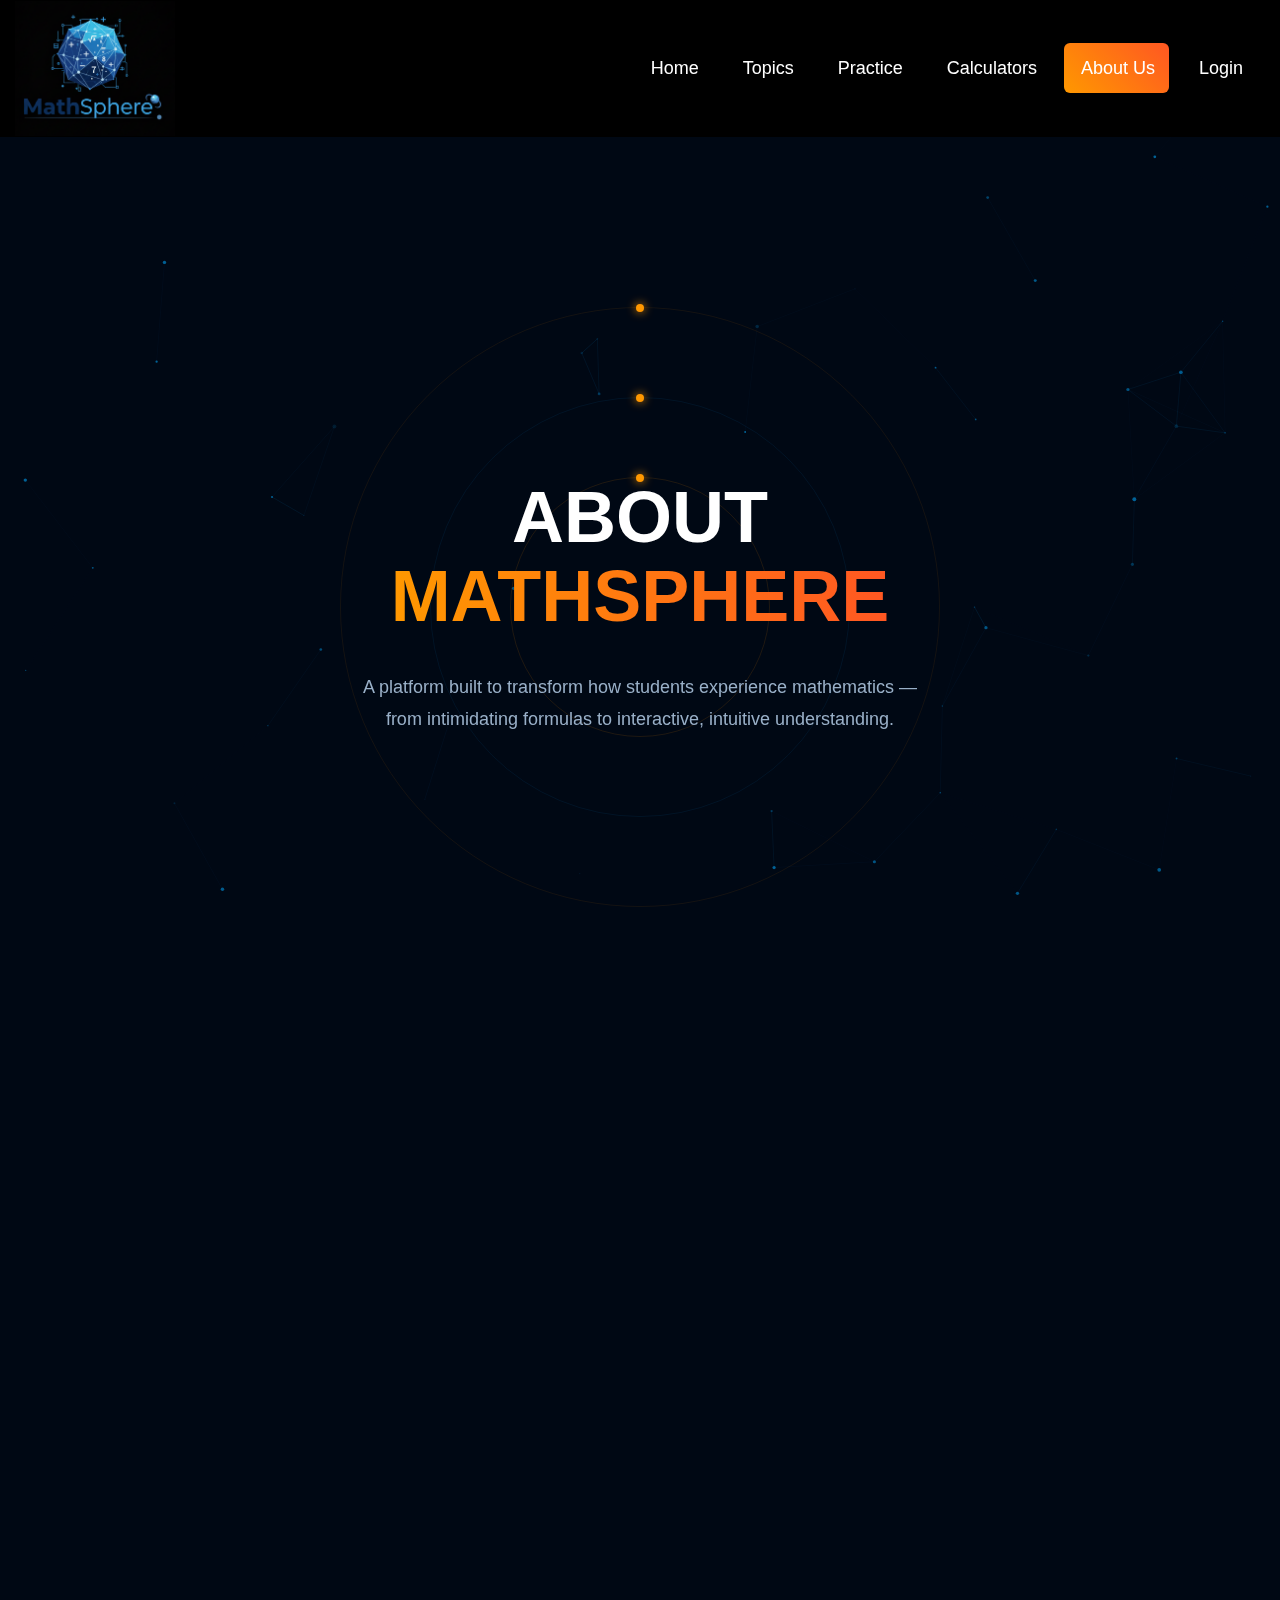
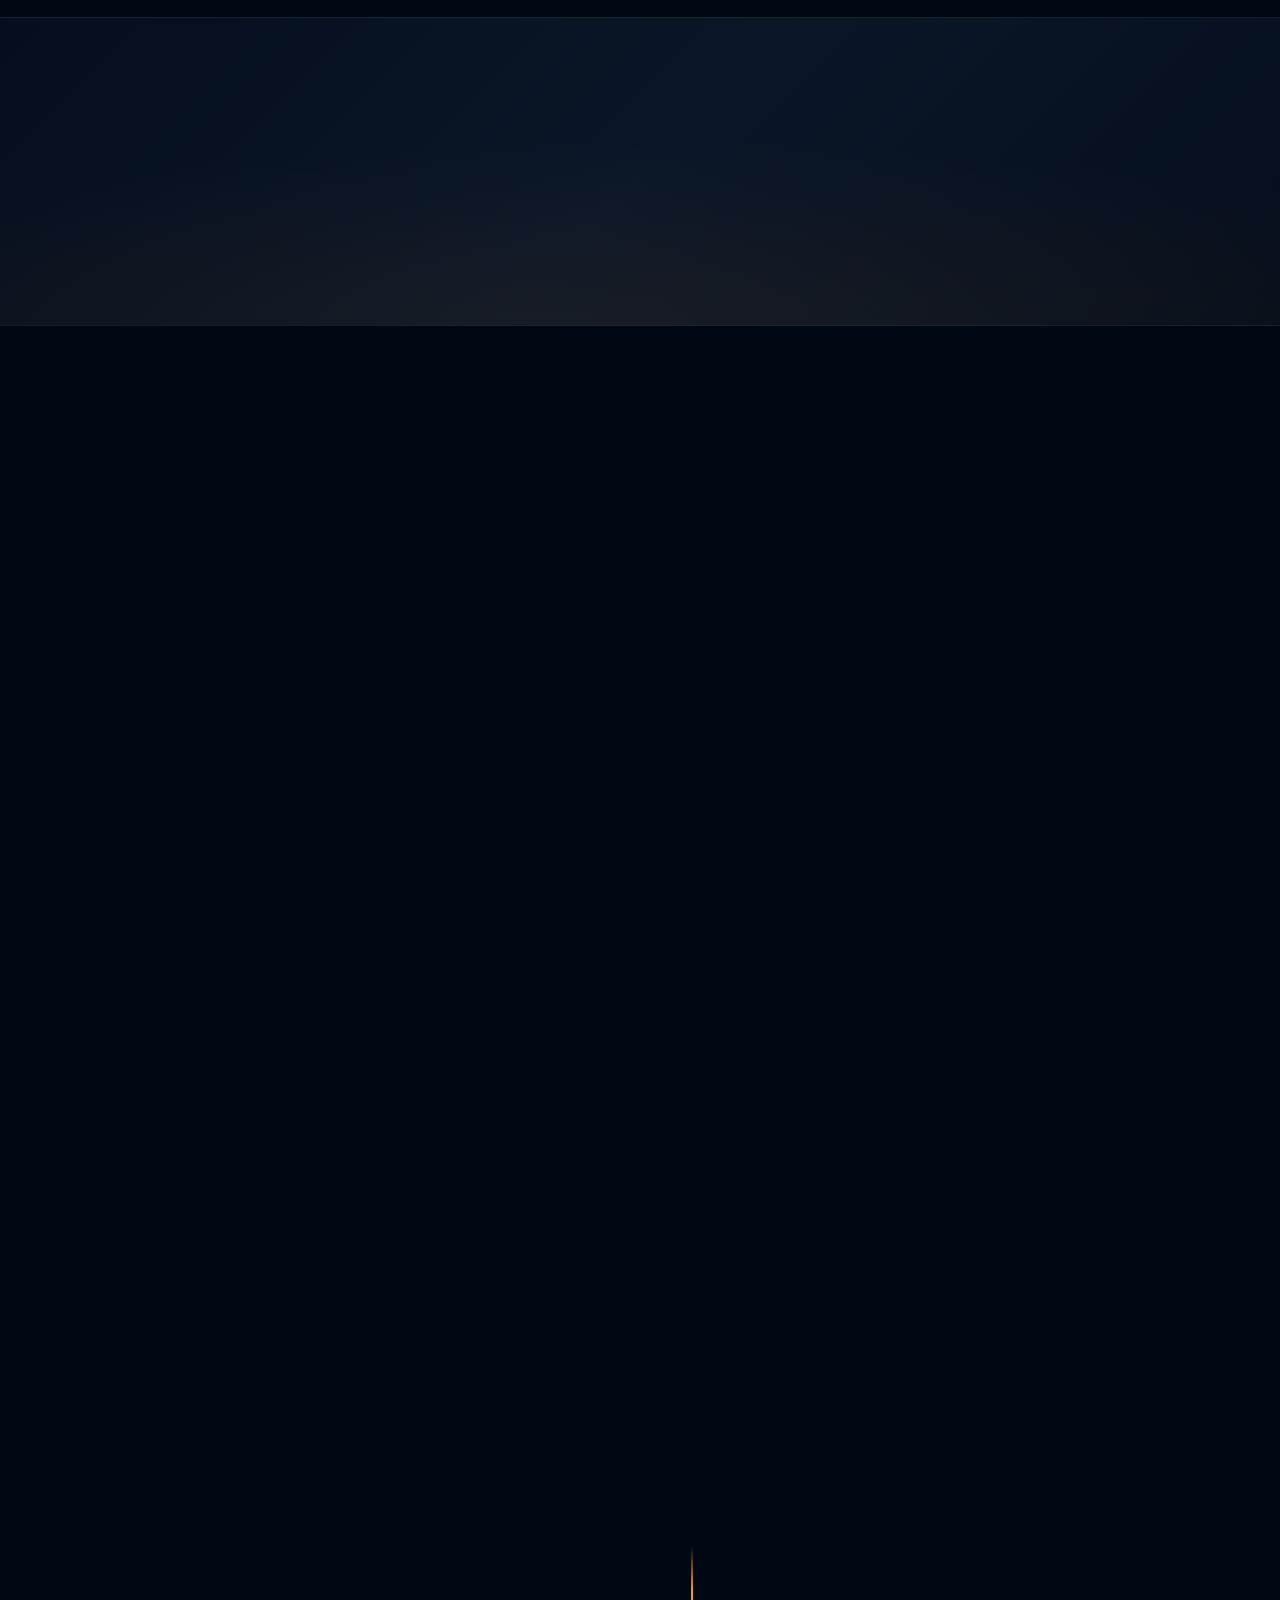
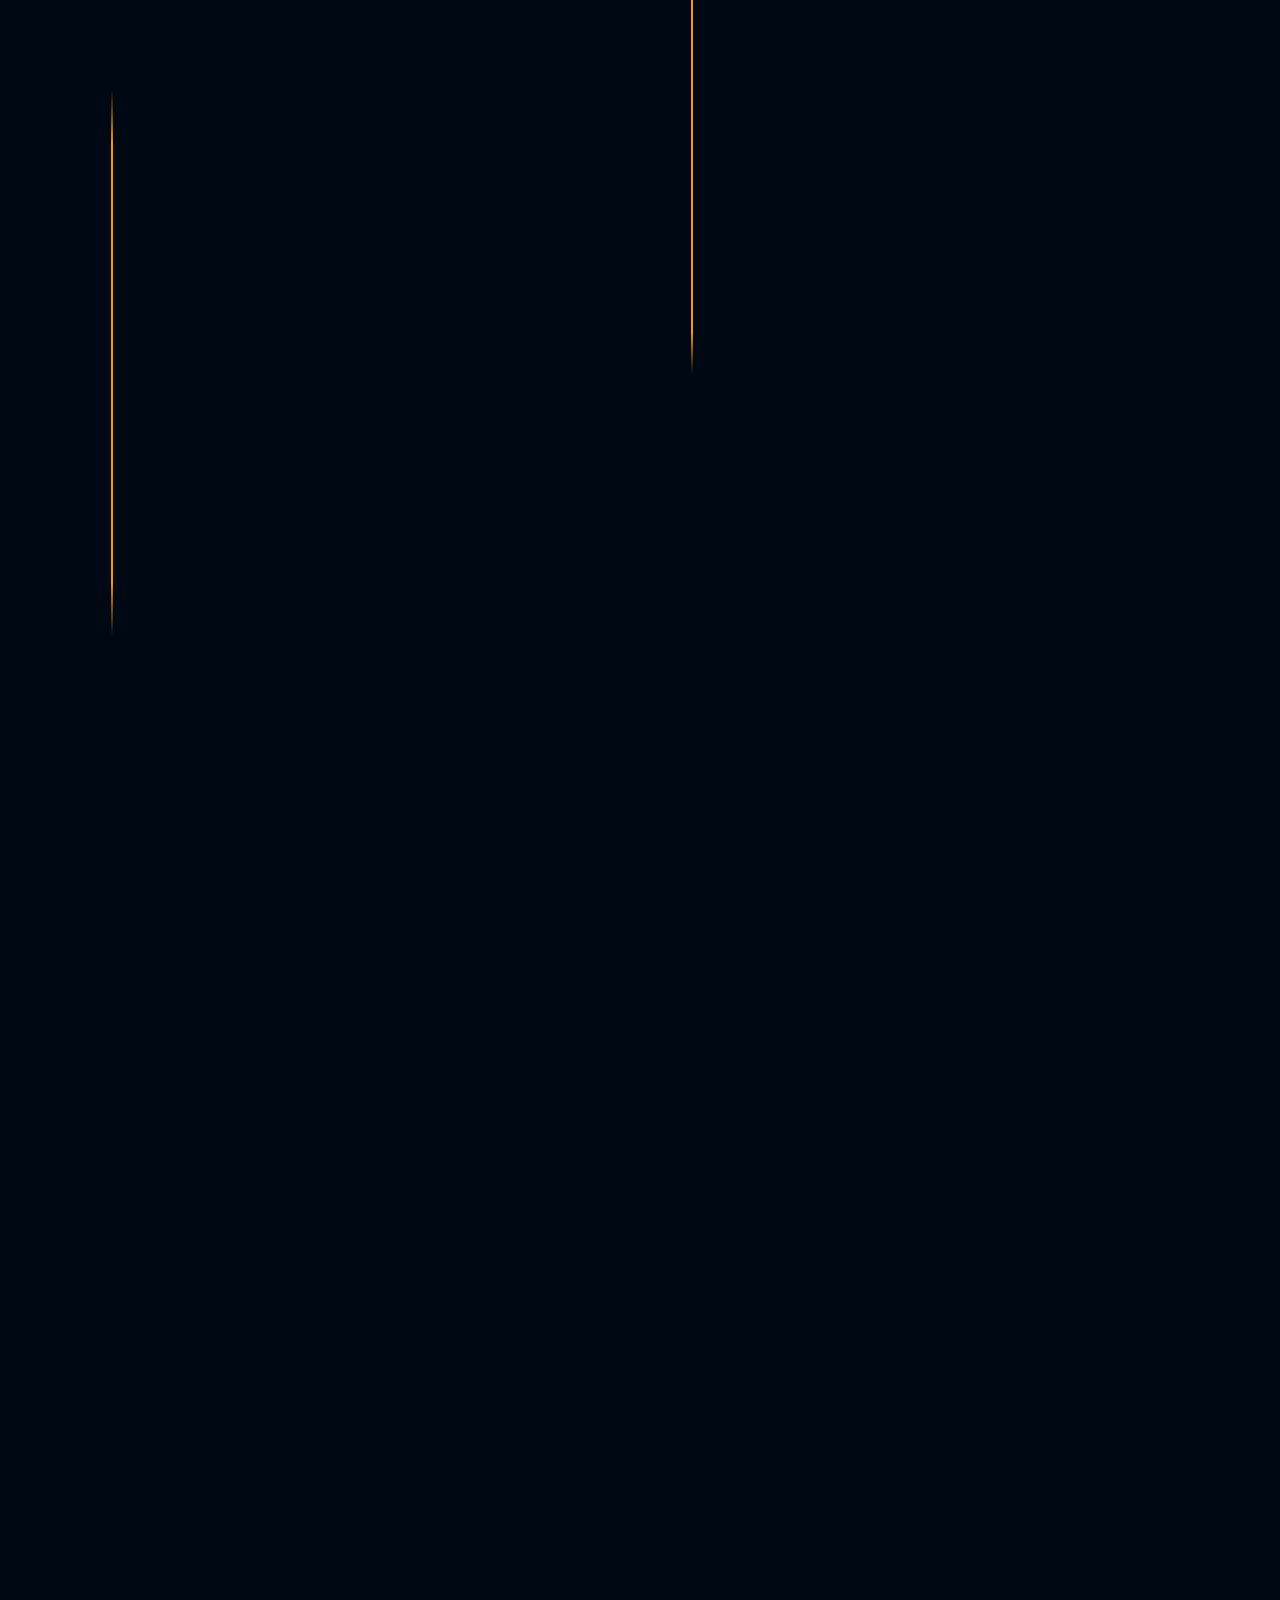
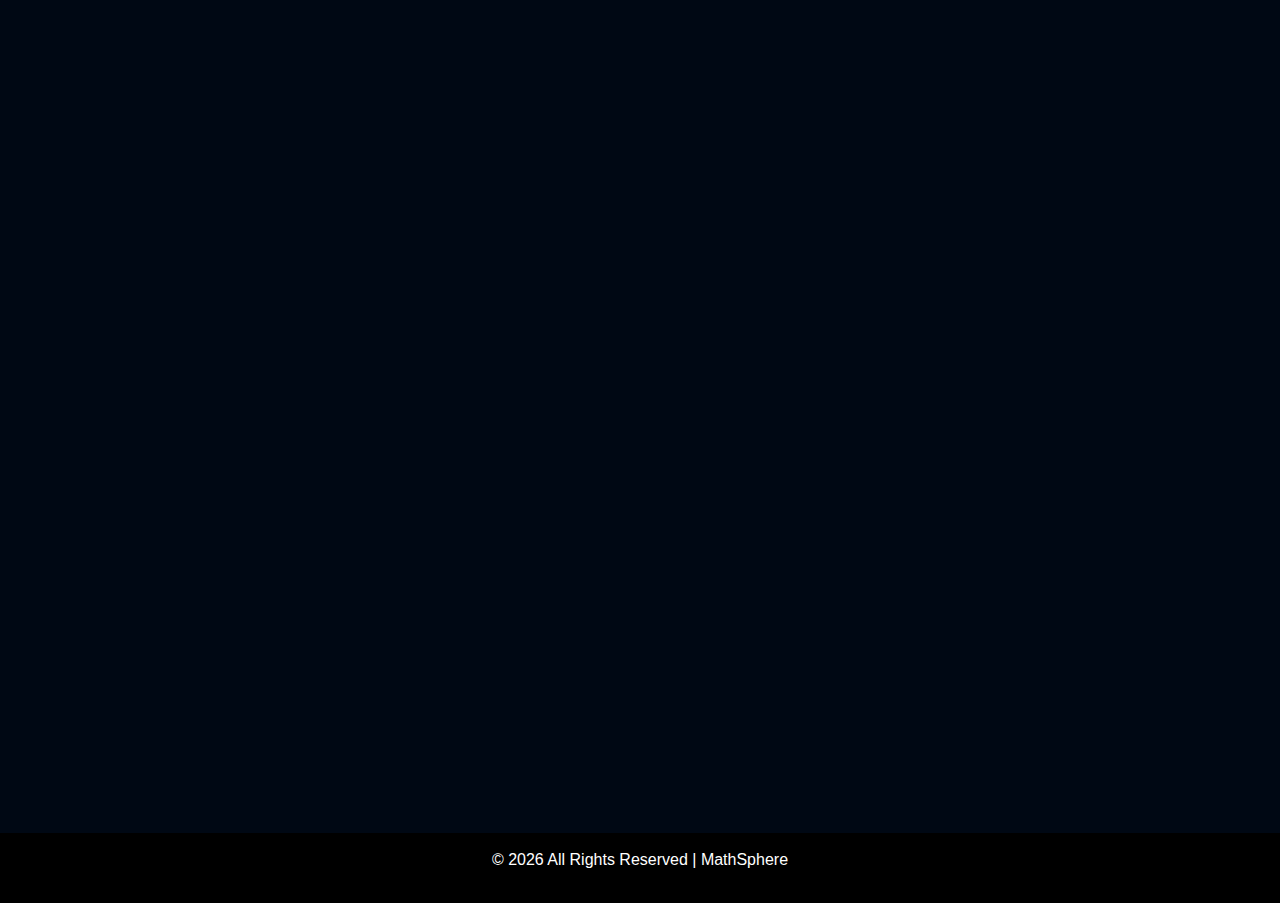
<file: about.html>
<!DOCTYPE html>
<html lang="en">
<head>
    <meta charset="UTF-8">
    <meta name="viewport" content="width=device-width, initial-scale=1.0">
    <title> MathSphere</title>
    <link rel="icon" href="images/logo.png">
    <link href="https://cdn.jsdelivr.net/npm/bootstrap@5.3.2/dist/css/bootstrap.min.css" rel="stylesheet">
    <link href="https://fonts.googleapis.com/css2?family=Orbitron:wght@400;600;800&family=Exo+2:ital,wght@0,300;0,400;0,600;1,300&display=swap" rel="stylesheet">
    <link rel="stylesheet" href="css/style.css">
    <link rel="stylesheet" href="css/about.css">
</head>
<body>

<!-- Particle network canvas -->
<canvas id="bgCanvas"></canvas>

<!-- ══ HEADER ══ -->
<header>
    <a href="index.html"><img src="images/logo.png" alt="MathSphere Logo"></a>
    <div class="hamburger" onclick="toggleMenu()"></div>
    <nav class="nav-anim">
        <a href="index.html">Home</a>
        <a href="topics.html">Topics</a>
        <a href="practice.html">Practice</a>
        <a href="calculators.html">Calculators</a>
        <a href="about.html" class="activeAb">About Us</a>
        <a href="login.html" id="nav-login">Login</a>
        <a href="#" id="nav-logout" style="display:none;" onclick="handleLogout()">Logout</a>
        <span></span>
    </nav>
</header>

<!-- ══ HERO ══ -->
<section class="about-hero">
    <div class="hero-ring"></div>
    <div class="hero-ring"></div>
    <div class="hero-ring"></div>

    <h1 class="hero-title">
        <span class="line"><span>ABOUT</span></span>
        <span class="line"><span class="gradient-word">MATHSPHERE</span></span>
    </h1>

    <p class="hero-sub">
        A platform built to transform how students experience mathematics —
        from intimidating formulas to interactive, intuitive understanding.
    </p>

</section>

<!-- ══ MISSION ══ -->
<section class="page-section">
    <div class="mission-split">
        <div>
            <span class="sec-label reveal">Our Mission</span>
            <h2 class="sec-heading reveal" style="transition-delay:0.1s">Making Maths <em>feel possible</em> for everyone</h2>
            <p class="sec-body reveal" style="transition-delay:0.2s">
                MathSphere was born from a simple belief — that mathematics becomes beautiful when it's taught
                with clarity. We built this platform to bridge the gap between abstract theory and genuine understanding.
            </p>
            <p class="sec-body reveal" style="margin-top:16px; transition-delay:0.3s">
                Whether you're revising for an exam, exploring a topic for the first time, or just curious —
                MathSphere gives you the tools to succeed at your own pace.
            </p>
        </div>

        <div class="symbol-cluster reveal from-right">
            <div class="cluster-core">&#8721;</div>
            <div class="orbit-symbol" style="top:30px;  left:30px;  --dx:10px;  --dy:-12px; --od:4s;   --odel:0s;">&#960;</div>
            <div class="orbit-symbol" style="top:20px;  right:40px; --dx:-8px;  --dy:10px;  --od:5s;   --odel:0.5s;">&#8747;</div>
            <div class="orbit-symbol" style="bottom:50px; left:20px; --dx:12px; --dy:8px;   --od:6s;   --odel:1s;">&#8730;x</div>
            <div class="orbit-symbol" style="bottom:40px; right:30px;--dx:-10px;--dy:-8px;  --od:4.5s; --odel:1.5s;">&#952;</div>
            <div class="orbit-symbol" style="top:50%; left:10px;  transform:translateY(-50%); --dx:8px;  --dy:14px;  --od:5.5s; --odel:0.8s;">&#8734;</div>
            <div class="orbit-symbol" style="top:50%; right:10px; transform:translateY(-50%);--dx:-12px;--dy:-10px; --od:3.5s; --odel:0.3s;">&#916;</div>
        </div>
    </div>
</section>

<!-- ══ STATS STRIP ══ -->
<div class="stats-strip">
    <div class="stats-grid">
        <div class="stat-item reveal">
            <span class="stat-num"><span class="counter" data-target="7">0</span></span>
            <span class="stat-label">Core Topics</span>
        </div>
        <div class="stat-item reveal" style="transition-delay:0.12s">
            <span class="stat-num"><span class="counter" data-target="50">0</span><span class="stat-suffix">+</span></span>
            <span class="stat-label">Practice Questions</span>
        </div>
        <div class="stat-item reveal" style="transition-delay:0.24s">
            <span class="stat-num"><span class="counter" data-target="10">0</span><span class="stat-suffix">+</span></span>
            <span class="stat-label">Calculators</span>
        </div>
        <div class="stat-item reveal" style="transition-delay:0.36s">
            <span class="stat-num"><span class="counter" data-target="100">0</span><span class="stat-suffix">%</span></span>
            <span class="stat-label">Free to Use</span>
        </div>
    </div>
</div>

<!-- ══ FEATURES BENTO GRID ══ -->
<section class="page-section">
    <span class="sec-label reveal" style="text-align:center; display:block;">What We Offer</span>
    <h2 class="sec-heading reveal" style="text-align:center; max-width:100%; transition-delay:0.1s">
        Everything you need, <em>in one place</em>
    </h2>
    <div style="margin-bottom:50px;"></div>
    <div class="bento-grid">
        <div class="bento-card wide reveal" style="transition-delay:0.05s">
            <span class="bento-icon">&#128218;</span>
            <h3>In-Depth Topic Library</h3>
            <p>Seven fully covered subjects — Statistics, Probability, Geometry, Algebra, Trigonometry, Calculus,
               and Vectors. Each topic includes worked examples, key formulas, and clear explanations rendered
               beautifully with MathJax.</p>
        </div>
        <div class="bento-card reveal" style="transition-delay:0.10s">
            <span class="bento-icon">&#128221;</span>
            <h3>Interactive Practice</h3>
            <p>Topic-specific quizzes with instant feedback, step-by-step explanations, and a live score tracker
               to measure your growth.</p>
        </div>
        <div class="bento-card reveal" style="transition-delay:0.15s">
            <span class="bento-icon">&#129518;</span>
            <h3>Smart Calculators</h3>
            <p>Purpose-built calculators for every branch of maths. Solve, visualise, and explore without leaving
               the page.</p>
        </div>
        <div class="bento-card reveal" style="transition-delay:0.20s">
            <span class="bento-icon">&#128241;</span>
            <h3>Fully Responsive</h3>
            <p>Designed mobile-first. MathSphere works flawlessly on every screen size with smooth hamburger
               navigation.</p>
        </div>
        <div class="bento-card wide reveal" style="transition-delay:0.25s">
            <span class="bento-icon">&#128272;</span>
            <h3>User Accounts &amp; Security</h3>
            <p>Register and log in to personalise your learning journey. Passwords are validated with a live
               strength indicator, and your session persists safely across visits using localStorage.</p>
        </div>
    </div>
</section>

<!-- ══ TOPICS TIMELINE ══ -->
<section class="page-section" style="padding-top:0;">
    <div class="two-col">
        <div>
            <span class="sec-label reveal">Curriculum</span>
            <h2 class="sec-heading reveal" style="transition-delay:0.1s">Topics <em>Covered</em></h2>
            <p class="sec-body reveal" style="transition-delay:0.2s; margin-bottom:48px;">
                From foundational concepts to advanced theory — each subject is a self-contained learning module.
            </p>
            <div class="timeline">
                <div class="tl-item reveal" style="transition-delay:0.10s">
                    <div class="tl-dot">&#128202;</div><h4>Statistics</h4>
                    <p>Mean, median, mode, variance, standard deviation, and data interpretation.</p>
                </div>
                <div class="tl-item reveal" style="transition-delay:0.18s">
                    <div class="tl-dot">&#127922;</div><h4>Probability</h4>
                    <p>Basic probability, conditional probability, Bayes' theorem, and random variables.</p>
                </div>
                <div class="tl-item reveal" style="transition-delay:0.26s">
                    <div class="tl-dot">&#128208;</div><h4>Geometry</h4>
                    <p>Angles, triangles, circles, area, perimeter, and 3D solid shapes.</p>
                </div>
                <div class="tl-item reveal" style="transition-delay:0.34s">
                    <div class="tl-dot">&#128216;</div><h4>Algebra</h4>
                    <p>Linear and quadratic equations, polynomials, logarithms, and sequences.</p>
                </div>
            </div>
        </div>

        <div style="padding-top:60px;">
            <div class="timeline">
                <div class="tl-item reveal" style="transition-delay:0.12s">
                    <div class="tl-dot">&#128202;</div><h4>Trigonometry</h4>
                    <p>SOH-CAH-TOA, identities, sine &amp; cosine rules, and angle applications.</p>
                </div>
                <div class="tl-item reveal" style="transition-delay:0.20s">
                    <div class="tl-dot">&#128200;</div><h4>Calculus</h4>
                    <p>Limits, differentiation rules, integration techniques, and the fundamental theorem.</p>
                </div>
                <div class="tl-item reveal" style="transition-delay:0.28s">
                    <div class="tl-dot">&#129517;</div><h4>Vectors</h4>
                    <p>Magnitude, dot product, unit vectors, and geometric applications in 2D &amp; 3D.</p>
                </div>
            </div>
        </div>
    </div>
</section>

<!-- ══ CONTACT FORM ══ -->
<section class="page-section" style="padding-top:0;">
    <span class="sec-label reveal" style="text-align:center; display:block;">Get In Touch</span>
    <h2 class="sec-heading reveal" style="text-align:center; max-width:100%; transition-delay:0.1s; margin-bottom:40px;">
        Send us a <em>Message</em>
    </h2>
 <div class="holo-card-wrap reveal scale-in" style="transition-delay:0.15s">
  <div class="holo-card" id="holoCard">
    <div class="holo-card-wrap reveal scale-in" style="max-width:600px; margin:0 auto;">
        <div id="contactSuccess" style="display:none; color:#00cc66; text-align:center; margin-bottom:16px; font-size:16px;">
            ✅ Message sent successfully!
        </div>
        <div id="contactError" style="display:none; color:#ff3333; text-align:center; margin-bottom:16px; font-size:16px;"></div>

        <form id="contactForm" novalidate style="display:flex; flex-direction:column; gap:18px;">
            <div class="form-group">
                <label style="color:#aaa; font-size:14px; margin-bottom:6px; display:block;">Your Name</label>
                <div class="input-wrap">
                    <input type="text" id="contactName" placeholder="John Doe" required
                        style="background:transparent; border:none; color:white; width:100%; outline:none; font-size:15px; padding:12px 0;">
                </div>
            </div>

            <div class="form-group">
                <label style="color:#aaa; font-size:14px; margin-bottom:6px; display:block;">Email Address</label>
                <div class="input-wrap">
                    <input type="email" id="contactEmail" placeholder="you@example.com" required
                        style="background:transparent; border:none; color:white; width:100%; outline:none; font-size:15px; padding:12px 0;">
                </div>
            </div>

            <div class="form-group">
                <label style="color:#aaa; font-size:14px; margin-bottom:6px; display:block;">Message</label>
                <div class="input-wrap" style="align-items:flex-start;">
                    <textarea id="contactMessage" rows="5" placeholder="Write your message here..." required
                        style="background:transparent; border:none; color:white; width:100%; outline:none; 
                        resize:vertical; font-size:15px; padding:12px 0;"></textarea>
                </div>
            </div>

            <button type="submit" class="btn-auth" style="margin-top:8px;">SEND MESSAGE</button>
        </form>
    </div>
  </div>
 </div>
</section>


<!-- ══ AUTHOR CARD ══ -->
<section class="page-section" style="padding-top:0;">
    <span class="sec-label reveal" style="text-align:center; display:block;">The Developer</span>
    <h2 class="sec-heading reveal" style="text-align:center; max-width:100%; transition-delay:0.1s; margin-bottom:50px;">
        Meet the <em>Creator</em>
    </h2>

    <div class="holo-card-wrap reveal scale-in" style="transition-delay:0.15s">
        <div class="holo-card" id="holoCard">
            <div class="holo-orb o1"></div>
            <div class="holo-orb o2"></div>

            <div style="position:relative;">
                <div class="holo-avatar">&#128105;&#8205;&#128187;</div>
                <div class="avatar-ring"></div>
            </div>

            <h2 class="holo-name">Tharushi Subhani</h2>
            <p class="holo-role">Web Designer &amp; Developer</p>
            <p class="holo-desc">
                MathSphere was designed and developed as an individual project for COM 2303 Web Design.
                The vision was a platform where students genuinely enjoy learning maths — through clean design,
                interactive tools, and clear explanations.
            </p>

            <div class="details-grid">
                <div class="detail-chip">
                    <div class="lbl">Index No</div>
                    <div class="val">6243</div>
                </div>
                <div class="detail-chip">
                    <div class="lbl">Registration No</div>
                    <div class="val">ASP/2023/102</div>
                </div>
                <div class="detail-chip">
                    <div class="lbl">Course</div>
                    <div class="val">COM 2303 – Web Design</div>
                </div>
                <div class="detail-chip">
                    <div class="lbl">Project Type</div>
                    <div class="val">Individual Project</div>
                </div>
            </div>
        </div>
    </div>
</section>

<!-- Scroll to top button -->
<button id="scrollBtn" onclick="window.scrollTo({top:0, behavior:'smooth'})">⮝</button>

<footer>
    <p>&copy; 2026 All Rights Reserved | MathSphere</p>
</footer>

<script src="https://cdn.jsdelivr.net/npm/bootstrap@5.3.2/dist/js/bootstrap.bundle.min.js"></script>

<script src="js/about.js"></script>

</body>
</html>
</file>
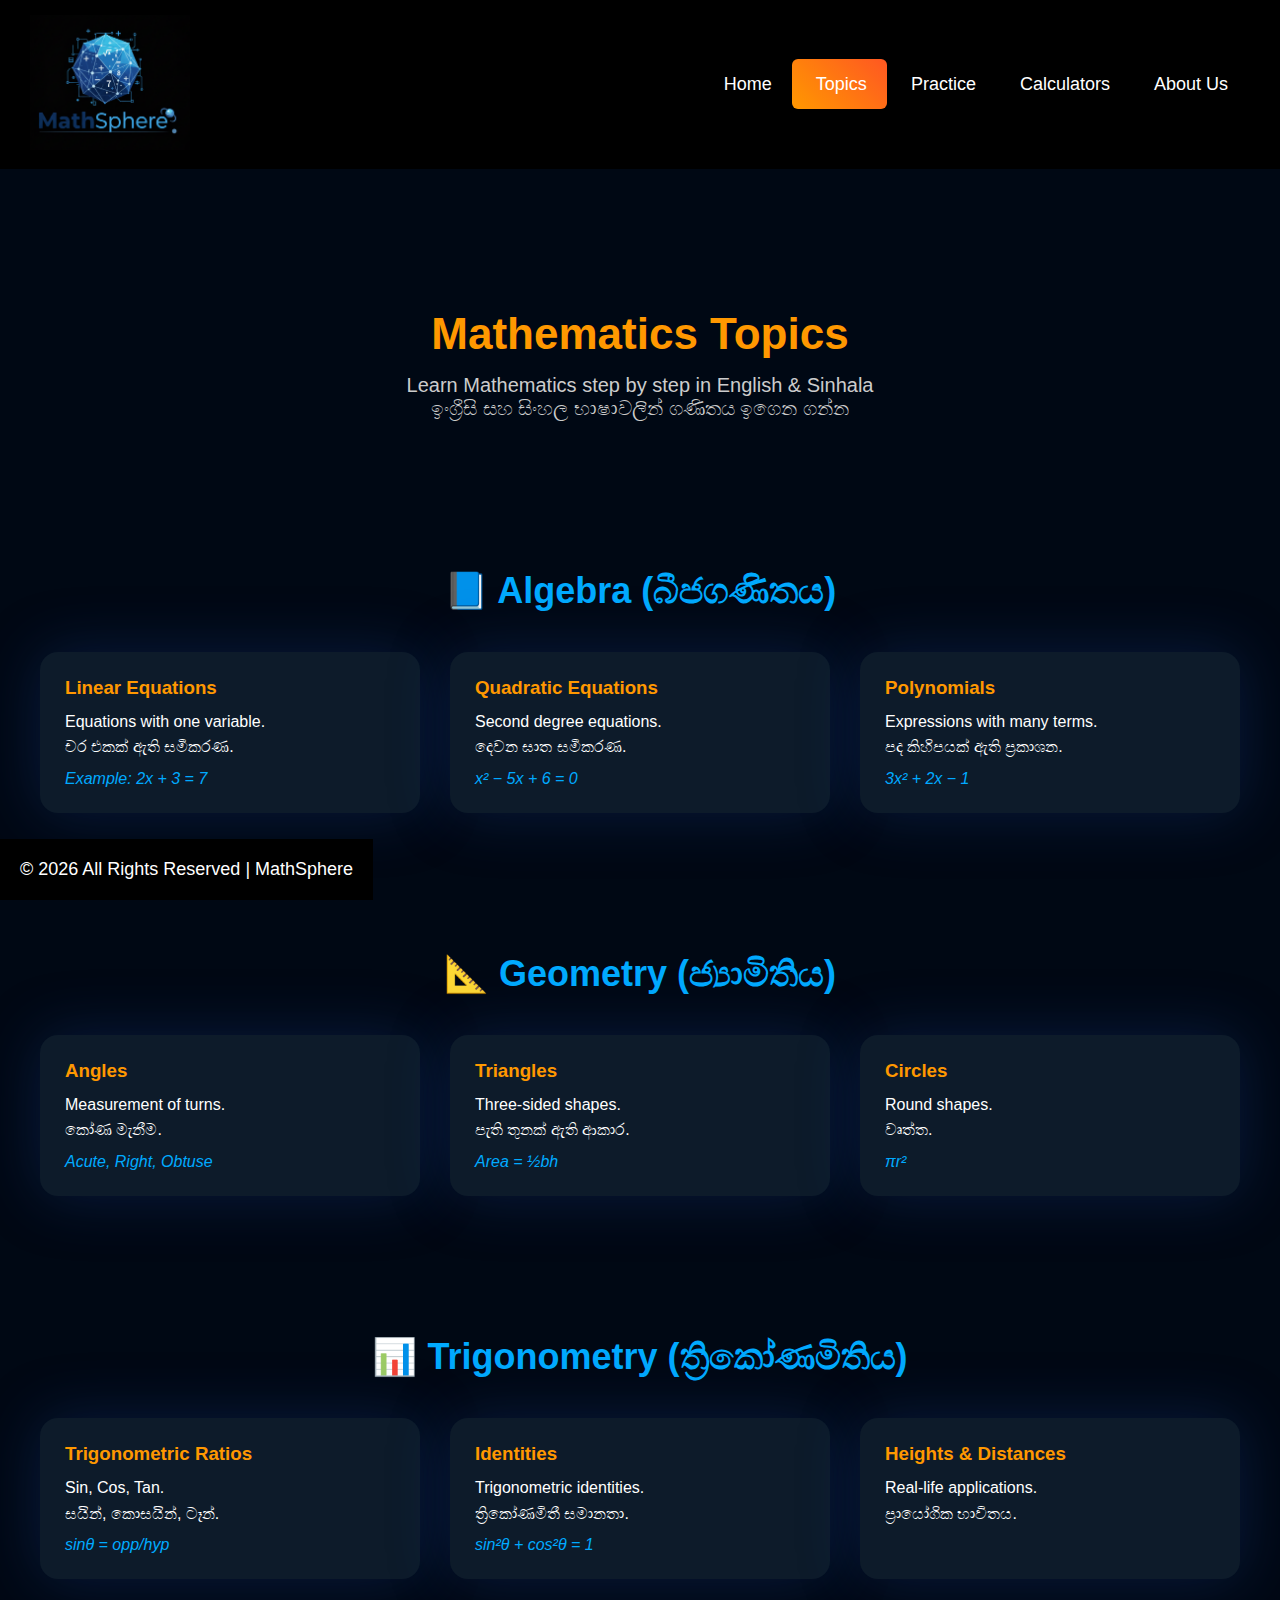
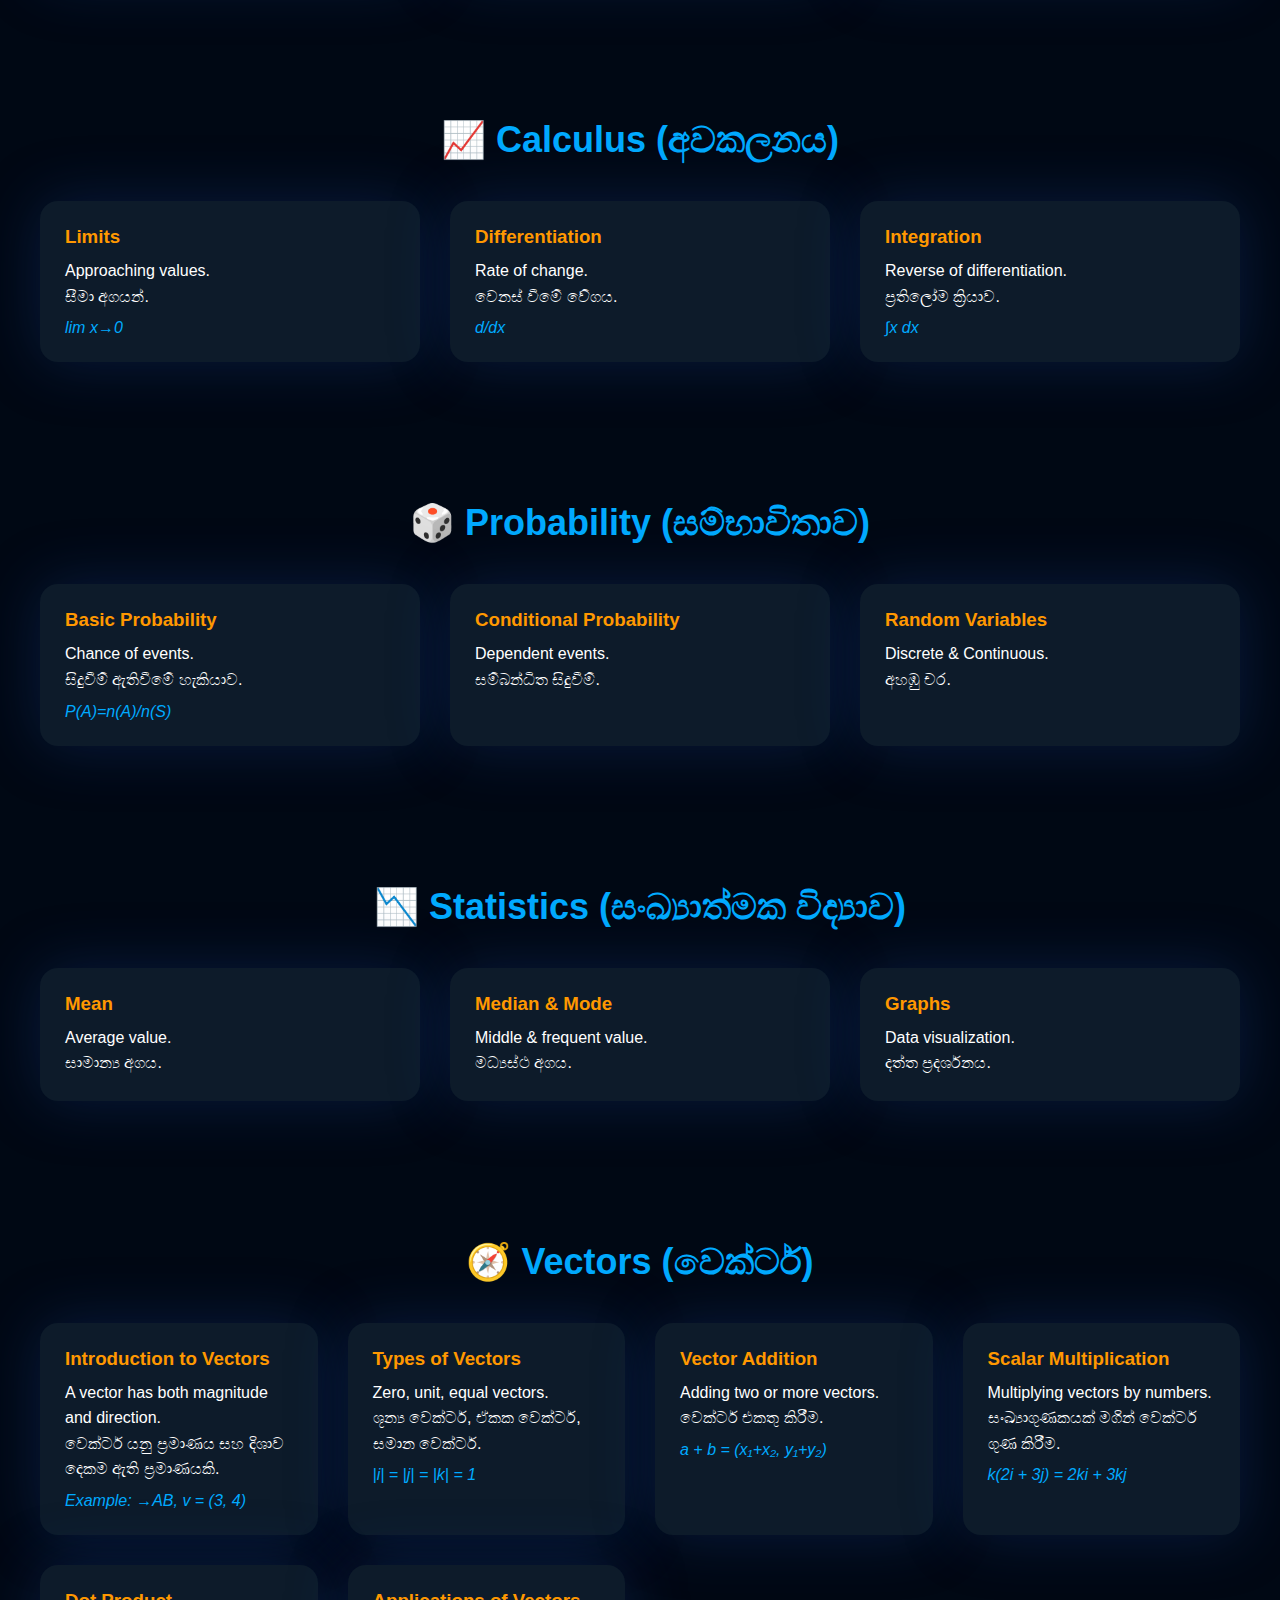
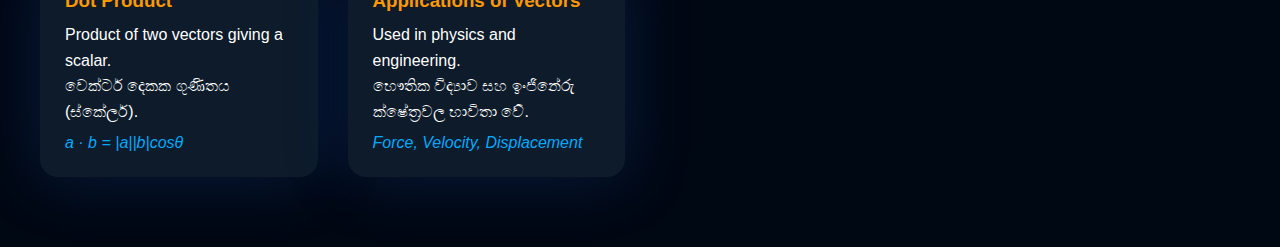
<file: Learn_more.html>
<!DOCTYPE html>
<html lang="en">
<head>
    <meta charset="UTF-8">
    <meta name="viewport" content="width=device-width, initial-scale=1.0">
    <title>MathSphere | Learn More</title>
    <link rel="icon" href="logo.png">
    <link rel="stylesheet" href="Learn_more.css">
</head>

<body>

    <header>
        <a href="index.html">
            <img src="logo.png" alt="MathSphere Logo">
        </a>

        <nav class="nav-anim">
            <a href="index.html">Home</a>
            <a href="topics.html" class="active">Topics</a>
            <a href="practice.html">Practice</a>
            <a href="calculators.html" >Calculators</a>
            <a href="about.html">About Us</a>
            <span></span>
        </nav>
    </header>

    <section class="hero">
        <h2>Mathematics Topics</h2>
        <p>
            Learn Mathematics step by step in English & Sinhala  
            <br>
            ඉංග්‍රීසි සහ සිංහල භාෂාවලින් ගණිතය ඉගෙන ගන්න
        </p>
    </section>

    <section class="topic" id="Algebra">
        <h2>📘 Algebra (බීජගණිතය)</h2>
        <div class="grid">
            <div class="card">
                <h3>Linear Equations</h3>
                <p>Equations with one variable.<br>චර එකක් ඇති සමීකරණ.</p>
                <span>Example: 2x + 3 = 7</span>
            </div>
            <div class="card">
                <h3>Quadratic Equations</h3>
                <p>Second degree equations.<br>දෙවන ඝාත සමීකරණ.</p>
                <span>x² − 5x + 6 = 0</span>
            </div>
            <div class="card">
                <h3>Polynomials</h3>
                <p>Expressions with many terms.<br>පද කිහිපයක් ඇති ප්‍රකාශන.</p>
                <span>3x² + 2x − 1</span>
            </div>
        </div>
    </section>

    <section class="topic" id="Geometry">
        <h2>📐 Geometry (ජ්‍යාමිතිය)</h2>
        <div class="grid">
            <div class="card">
                <h3>Angles</h3>
                <p>Measurement of turns.<br>කෝණ මැනීම.</p>
                <span>Acute, Right, Obtuse</span>
            </div>
            <div class="card">
                <h3>Triangles</h3>
                <p>Three-sided shapes.<br>පැති තුනක් ඇති ආකාර.</p>
                <span>Area = ½bh</span>
            </div>
            <div class="card">
                <h3>Circles</h3>
                <p>Round shapes.<br>වෘත්ත.</p>
                <span>πr²</span>
            </div>
        </div>
    </section>

    <section class="topic" id="Trigonometry">
        <h2>📊 Trigonometry (ත්‍රිකෝණමිතිය)</h2>
        <div class="grid">
            <div class="card">
                <h3>Trigonometric Ratios</h3>
                <p>Sin, Cos, Tan.<br>සයින්, කොසයින්, ටෑන්.</p>
                <span>sinθ = opp/hyp</span>
            </div>
            <div class="card">
                <h3>Identities</h3>
                <p>Trigonometric identities.<br>ත්‍රිකෝණමිතී සමානතා.</p>
                <span>sin²θ + cos²θ = 1</span>
            </div>
            <div class="card">
                <h3>Heights & Distances</h3>
                <p>Real-life applications.<br>ප්‍රායෝගික භාවිතය.</p>
            </div>
        </div>
    </section>

    <section class="topic" id="Calculus">
        <h2>📈 Calculus (අවකලනය)</h2>
        <div class="grid">
            <div class="card">
                <h3>Limits</h3>
                <p>Approaching values.<br>සීමා අගයන්.</p>
                <span>lim x→0</span>
            </div>
            <div class="card">
                <h3>Differentiation</h3>
                <p>Rate of change.<br>වෙනස් වීමේ වේගය.</p>
                <span>d/dx</span>
            </div>
            <div class="card">
                <h3>Integration</h3>
                <p>Reverse of differentiation.<br>ප්‍රතිලෝම ක්‍රියාව.</p>
                <span>∫x dx</span>
            </div>
        </div>
    </section>

    <section class="topic" id="Probability">
        <h2>🎲 Probability (සම්භාවිතාව)</h2>
        <div class="grid">
            <div class="card">
                <h3>Basic Probability</h3>
                <p>Chance of events.<br>සිදුවීම් ඇතිවීමේ හැකියාව.</p>
                <span>P(A)=n(A)/n(S)</span>
            </div>
            <div class="card">
                <h3>Conditional Probability</h3>
                <p>Dependent events.<br>සම්බන්ධිත සිදුවීම්.</p>
            </div>
            <div class="card">
                <h3>Random Variables</h3>
                <p>Discrete & Continuous.<br>අහඹු චර.</p>
            </div>
        </div>
    </section>

    <section class="topic" id="Statistics">
        <h2>📉 Statistics (සංඛ්‍යාත්මක විද්‍යාව)</h2>
        <div class="grid">
            <div class="card">
                <h3>Mean</h3>
                <p>Average value.<br>සාමාන්‍ය අගය.</p>
            </div>
            <div class="card">
                <h3>Median & Mode</h3>
                <p>Middle & frequent value.<br>මධ්‍යස්ථ අගය.</p>
            </div>
            <div class="card">
                <h3>Graphs</h3>
                <p>Data visualization.<br>දත්ත ප්‍රදර්ශනය.</p>
            </div>
        </div>
    </section>

    
    <section class="topic" id="Vectors">
        <h2>🧭 Vectors (වෙක්ටර්)</h2>

        <div class="grid">
            <div class="card">
                <h3>Introduction to Vectors</h3>
                <p>
                    A vector has both magnitude and direction.<br>
                    වෙක්ටර් යනු ප්‍රමාණය සහ දිශාව දෙකම ඇති ප්‍රමාණයකි.
                </p>
                <span>Example: →AB, v = (3, 4)</span>
            </div>

            <div class="card">
                <h3>Types of Vectors</h3>
                <p>
                    Zero, unit, equal vectors.<br>
                    ශූන්‍ය වෙක්ටර්, ඒකක වෙක්ටර්, සමාන වෙක්ටර්.
                </p>
                <span>|i| = |j| = |k| = 1</span>
            </div>

            <div class="card">
                <h3>Vector Addition</h3>
                <p>
                    Adding two or more vectors.<br>
                    වෙක්ටර් එකතු කිරීම.
                </p>
                <span>a + b = (x₁+x₂, y₁+y₂)</span>
            </div>

            <div class="card">
                <h3>Scalar Multiplication</h3>
                <p>
                    Multiplying vectors by numbers.<br>
                    සංඛ්‍යාගුණකයක් මගින් වෙක්ටර් ගුණ කිරීම.
                </p>
                <span>k(2i + 3j) = 2ki + 3kj</span>
            </div>

            <div class="card">
                <h3>Dot Product</h3>
                <p>
                    Product of two vectors giving a scalar.<br>
                    වෙක්ටර් දෙකක ගුණිතය (ස්කේලර්).
                </p>
                <span>a · b = |a||b|cosθ</span>
            </div>

            <div class="card">
                <h3>Applications of Vectors</h3>
                <p>
                    Used in physics and engineering.<br>
                    භෞතික විද්‍යාව සහ ඉංජිනේරු ක්ෂේත්‍රවල භාවිතා වේ.
                </p>
                <span>Force, Velocity, Displacement</span>
            </div>
        </div>
    </section>


    <footer>
        <p>&copy; 2026 All Rights Reserved | MathSphere</p>
    </footer>

</body>
</html>
</file>
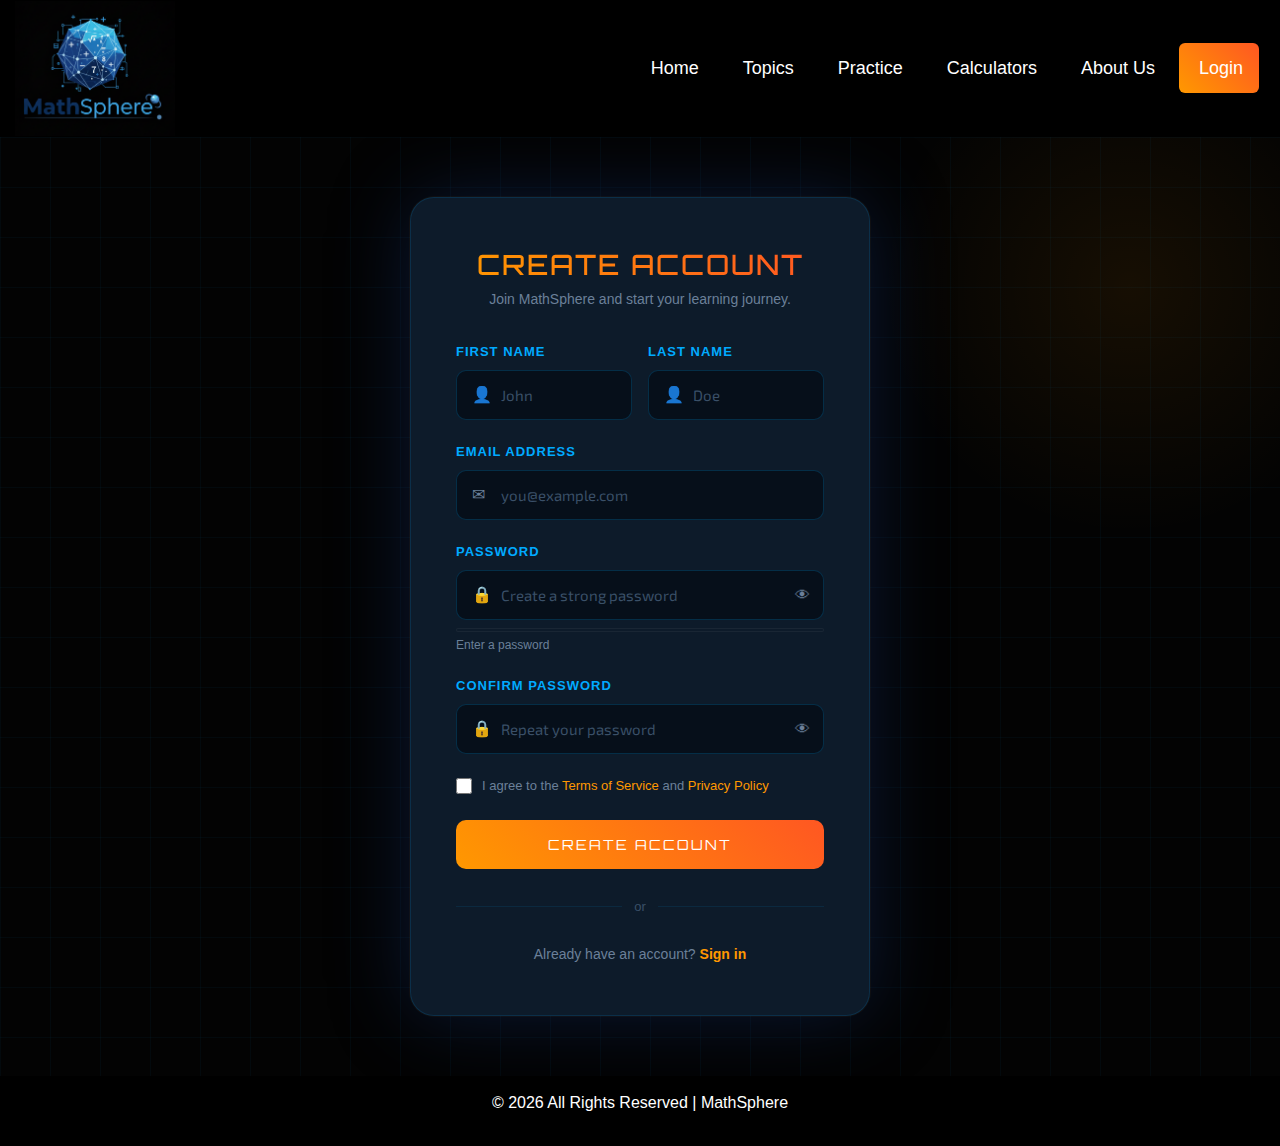
<file: register.html>
<!DOCTYPE html>
<html lang="en">

<head>
    <meta charset="UTF-8">
    <meta name="viewport" content="width=device-width, initial-scale=1.0">
    <title> MathSphere</title>
    <link rel="icon" href="images/logo.png">
    <link href="https://cdn.jsdelivr.net/npm/bootstrap@5.3.2/dist/css/bootstrap.min.css" rel="stylesheet">
    <link href="https://fonts.googleapis.com/css2?family=Orbitron:wght@600;800&family=Exo+2:wght@300;400;600&display=swap" rel="stylesheet">
    <link rel="stylesheet" href="css/style.css">
    <style>  
        .form-row {
            display: grid;
            grid-template-columns: 1fr 1fr;
            gap: 16px;
        }

        .pw-strength {
            margin-top: 8px;
        }

        .strength-bar {
            height: 4px;
            background: #0d1b2a;
            border-radius: 4px;
            overflow: hidden;
            border: 1px solid rgba(255, 255, 255, 0.05);
        }

        .strength-fill {
            height: 100%;
            width: 0%;
            border-radius: 4px;
            transition: width 0.4s, background 0.4s;
        }

        .strength-label {
            font-size: 12px;
            margin-top: 4px;
            color: #6b8099;
        }

        /* terms */
        .terms {
            display: flex;
            align-items: flex-start;
            gap: 10px;
            margin-bottom: 24px;
            font-size: 13px;
            color: #6b8099;
            line-height: 1.5;
        }

        .terms input[type=checkbox] {
            width: 16px;
            height: 16px;
            accent-color: #ff9800;
            flex-shrink: 0;
            margin-top: 2px;
            cursor: pointer;
        }

        .terms a {
            color: #ff9800;
            text-decoration: none;
        }

        .terms a:hover {
            color: #ffd54f;
        }
 
        @media (max-width: 768px) {
            .form-row {
                grid-template-columns: 1fr;
            }

            .auth-card {
                padding: 32px 20px;
            }
        }

    </style>
</head>

<body>

    <header>
        <a href="index.html"><img src="images/logo.png" alt="MathSphere Logo"></a>
        <div class="hamburger" onclick="toggleMenu()"></div>
        <nav class="nav-anim">
            <a href="index.html">Home</a>
            <a href="topics.html">Topics</a>
            <a href="practice.html">Practice</a>
            <a href="calculators.html">Calculators</a>
            <a href="about.html">About Us</a>
            <a href="login.html" id="nav-login" class="activeLogin">Login</a>
            <a href="#" id="nav-logout" style="display:none;" onclick="handleLogout()">Logout</a>
            <span></span>
        </nav>
    </header>

    <main>
        <div class="auth-card">
            <div class="brand">
                <h1>CREATE ACCOUNT</h1>
                <p>Join MathSphere and start your learning journey.</p>
            </div>

            <form id="registerForm" novalidate>

                <div class="form-row">
                    <div class="form-group">
                        <label for="firstName">First Name</label>
                        <div class="input-wrap">
                            <span class="icon">👤</span>
                            <input type="text" id="firstName" placeholder="John" required>
                        </div>
                    </div>
                    <div class="form-group">
                        <label for="lastName">Last Name</label>
                        <div class="input-wrap">
                            <span class="icon">👤</span>
                            <input type="text" id="lastName" placeholder="Doe" required>
                        </div>
                    </div>
                </div>

                <div class="form-group">
                    <label for="email">Email Address</label>
                    <div class="input-wrap">
                        <span class="icon">✉</span>
                        <input type="email" id="email" placeholder="you@example.com" required>
                    </div>
                </div>

                <div class="form-group">
                    <label for="password">Password</label>
                    <div class="input-wrap">
                        <span class="icon">🔒</span>
                        <input type="password" id="password" placeholder="Create a strong password" required
                            oninput="checkStrength(this.value)">
                        <button type="button" class="toggle-pw" onclick="togglePw('password', this)">👁</button>
                    </div>
                    <div class="pw-strength">
                        <div class="strength-bar">
                            <div class="strength-fill" id="strengthFill"></div>
                        </div>
                        <div class="strength-label" id="strengthLabel">Enter a password</div>
                    </div>
                </div>

                <div class="form-group">
                    <label for="confirmPassword">Confirm Password</label>
                    <div class="input-wrap">
                        <span class="icon">🔒</span>
                        <input type="password" id="confirmPassword" placeholder="Repeat your password" required>
                        <button type="button" class="toggle-pw" onclick="togglePw('confirmPassword', this)">👁</button>
                    </div>
                </div>

                <div class="terms">
                    <input type="checkbox" id="terms" required>
                    <label for="terms">I agree to the <a href="#">Terms of Service</a> and <a href="#">Privacy
                            Policy</a></label>
                </div>

                <button type="submit" class="btn-auth">CREATE ACCOUNT</button>
            </form>

            <div class="divider">or</div>

            <div class="auth-link">
                Already have an account? <a href="login.html">Sign in</a>
            </div>
        </div>
    </main>

    <footer>
        <p>&copy; 2026 All Rights Reserved | MathSphere</p>
    </footer>

    <script>
        function togglePw(id, btn) {
            const input = document.getElementById(id);
            input.type = input.type === 'password' ? 'text' : 'password';
            btn.textContent = input.type === 'password' ? '👁' : '🙈';
        }

        function checkStrength(val) {
            const fill = document.getElementById('strengthFill');
            const label = document.getElementById('strengthLabel');
            let score = 0;
            if (val.length >= 8) score++;
            if (/[A-Z]/.test(val)) score++;
            if (/[0-9]/.test(val)) score++;
            if (/[^A-Za-z0-9]/.test(val)) score++;

            const levels = [
                { pct: '0%', color: 'transparent', text: 'Enter a password' },
                { pct: '25%', color: '#ff3333', text: 'Weak' },
                { pct: '50%', color: '#ff9800', text: 'Fair' },
                { pct: '75%', color: '#ffd54f', text: 'Good' },
                { pct: '100%', color: '#00cc66', text: 'Strong ✓' },
            ];
            const lvl = levels[score];
            fill.style.width = lvl.pct;
            fill.style.background = lvl.color;
            label.textContent = lvl.text;
            label.style.color = lvl.color === 'transparent' ? '#6b8099' : lvl.color;
        }

        document.getElementById('registerForm').addEventListener('submit', function (e) {
            e.preventDefault();

            const pw = document.getElementById('password').value;
            const cpw = document.getElementById('confirmPassword').value;
            const chk = document.getElementById('terms').checked;

            if (pw !== cpw) {
                alert('Passwords do not match!');
                return;
            }
            if (!chk) {
                alert('Please agree to the Terms of Service.');
                return;
            }

            const btn = this.querySelector('.btn-auth');
            btn.textContent = 'CREATING ACCOUNT...';
            btn.style.opacity = '0.7';

            // TODO: connect to backend
            setTimeout(() => {
                btn.textContent = 'CREATE ACCOUNT';
                btn.style.opacity = '1';
                alert('Backend not connected yet. Coming soon!');
            }, 1400);
        });
    </script>

    <script>
        function updateAuthNav() {
            const loggedIn = localStorage.getItem('ms_logged_in') === 'true';
            document.getElementById('nav-login').style.display = loggedIn ? 'none' : 'inline-block';
            document.getElementById('nav-logout').style.display = loggedIn ? 'inline-block' : 'none';
        }
        function handleLogout() {
            localStorage.removeItem('ms_logged_in');
            localStorage.removeItem('ms_user_email');
            updateAuthNav();
        }
        updateAuthNav();

        document.querySelectorAll('.nav-anim a').forEach(link => {
            link.addEventListener('click', () => {
                if (window.innerWidth <= 768) {
                    document.querySelector('.nav-anim').classList.remove('active');
                    document.querySelector('.hamburger').classList.remove('open');
                }
            });
        });
    </script>

    <script src="https://cdn.jsdelivr.net/npm/bootstrap@5.3.2/dist/js/bootstrap.bundle.min.js"></script>


</body>

</html>
</file>
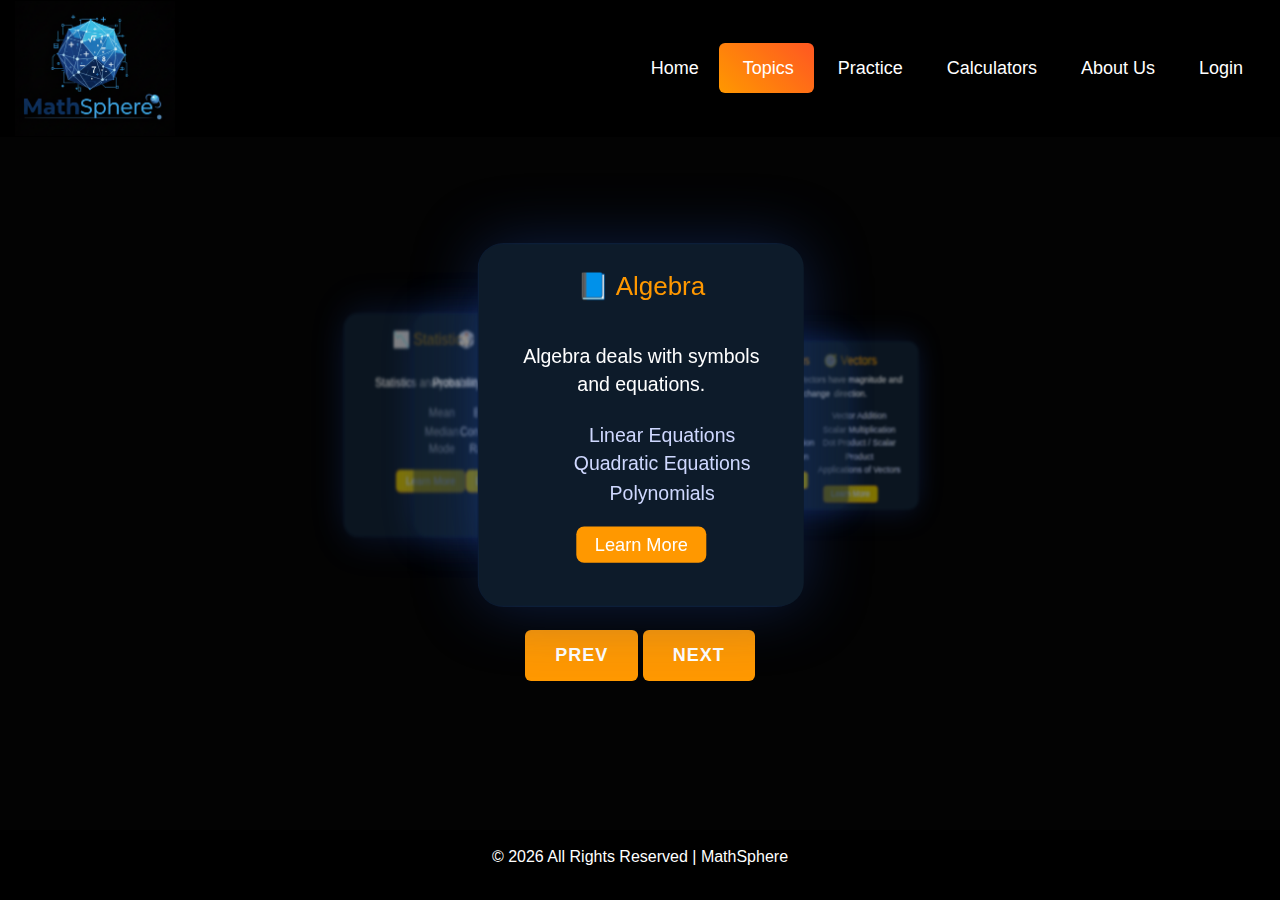
<file: topics.html>
<!DOCTYPE html>
<html lang="en">

<head>
    <meta charset="UTF-8">
    <meta name="viewport" content="width=device-width, initial-scale=1.0">
    <title>MathSphere</title>
    <link rel="icon" href="images/logo.png">
    <link href="https://cdn.jsdelivr.net/npm/bootstrap@5.3.2/dist/css/bootstrap.min.css" rel="stylesheet">
    <link rel="stylesheet" href="css/style.css">
</head>

<body class="topic">

    <header>
        <a href="index.html">
            <img src="images/logo.png" alt="MathSphere Logo">
        </a>
        <div class="hamburger" onclick="toggleMenu()"></div>
        <nav class="nav-anim">
            <a href="index.html">Home</a>
            <a href="topics.html" class="active">Topics</a>
            <a href="practice.html">Practice</a>
            <a href="calculators.html">Calculators</a>
            <a href="about.html">About Us</a>
            <a href="login.html" id="nav-login">Login</a>
            <a href="#" id="nav-logout" style="display:none;" onclick="handleLogout()">Logout</a>
            <span></span>
        </nav>
    </header>

    <div class="slider-container">
        <div class="slider-track" id="sliderTrack">

            <div class="card">
                <div class="topic-card">
                    <h3>📉 Statistics</h3>
                    <p>
                        <br>Statistics analyzes data.<br>
                    </p>
                    <ul>
                        <li>Mean</li>
                        <li>Median</li>
                        <li>Mode</li>

                    </ul>
                    <a href="Learn_more.html#Statistics" target="_blank" class="btn1">Learn More</a>
                </div>
            </div>

            <div class="card">
                <div class="topic-card">
                    <h3>🎲 Probability</h3>
                    <p>
                        <br>Probability measures chance.<br>
                    </p>
                    <ul>
                        <li>Basic Probability</li>

                        <li>Conditional Probability</li>
                        <li>Random Variables</li>
                    </ul>
                    <a href="Learn_more.html#Probability" target="_blank" class="btn1">Learn More</a>
                </div>
            </div>

            <div class="card">
                <div class="topic-card">
                    <h3>📐 Geometry</h3>
                    <p>
                        <br>Geometry studies shapes and space.<br>
                    </p>
                    <ul>
                        <li>Angles</li>
                        <li>Triangles</li>
                        <li>Circles</li>

                    </ul>
                    <a href="Learn_more.html#Geometry" target="_blank" class="btn1">Learn More</a>
                </div>
            </div>

            <div class="card">
                <div class="topic-card">
                    <h3>📘 Algebra</h3>
                    <p>
                        <br>Algebra deals with symbols and equations.<br>
                    </p>
                    <ul>
                        <li>Linear Equations</li>
                        <li>Quadratic Equations</li>
                        <li>Polynomials</li>
                        
                    </ul>
                    <a href="Learn_more.html#Algebra" target="_blank" class="btn1">Learn More</a>
                </div>
            </div>

            <div class="card">
                <div class="topic-card">
                    <h3>📊 Trigonometry</h3>
                    <p>
                        <br>Trigonometry studies angles and sides.<br>
                    </p>
                    <ul>
                        
                        <li>Reciprocal Ratios</li>
                        <li>Trigonometric identities</li>
                        <li>Sine and Cosine Rules</li>
                        
                    </ul>
                    <a href="Learn_more.html#Trigonometry" target="_blank" class="btn1">Learn More</a>
                </div>
            </div>

            <div class="card">
                <div class="topic-card">
                    <h3>📈 Calculus</h3>
                    <p>
                        <br>Calculus deals with change and motion.<br>
                    </p>
                    <ul>
                        <li>Limits</li>
                        <li>Differentiation</li>

                        <li>Integration </li>
                    </ul>
                    <a href="Learn_more.html#Calculus" target="_blank" class="btn1">Learn More</a>
                </div>
            </div>

            <div class="card">
                <div class="topic-card">
                    <h3>🧭 Vectors</h3>
                    <p>
                        Vectors have magnitude and direction.<br>
                    </p>
                    <ul>
                       
                        <li>Vector Addition</li>
                        <li>Scalar Multiplication</li>
                        <li>Dot Product / Scalar Product</li>
                        <li>Applications of Vectors</li>
                    </ul>
                    <a href="Learn_more.html#Vectors" target="_blank" class="btn1">Learn More</a>
                </div>
            </div>

        </div>

        <div class="controls">
            <button id="prev" class="btn0">PREV</button>
            <button id="next" class="btn0">NEXT</button>
        </div>
    </div>

    <footer>
        <p>&copy; 2026 All Rights Reserved | MathSphere</p>
    </footer>
    <script>
        
    </script>
    <script src="https://cdn.jsdelivr.net/npm/bootstrap@5.3.2/dist/js/bootstrap.bundle.min.js"></script>

    <script src="js/topics.js"> </script>

</body>


</html>
</file>
<file: css/style.css>
* {
    margin: 0;
    padding: 0;
    box-sizing: border-box;
    font-family: Arial, sans-serif;
}

header {
    display: flex;
    justify-content: space-between;
    align-items: center;
    background-color: rgb(0, 0, 0);
    padding: 1px 15px;
    top: 0;
    z-index: 1000;
}

header img {
    width: 160px;
}

.nav-anim {
    position: relative;
    display: flex;
    align-items: center;
    height: 50px;
}

.nav-anim a {
    position: relative;
    display: inline-block;
    color: white;
    text-decoration: none;
    font-size: 18px;
    font-weight: 500;
    padding: 0 22px;
    z-index: 1;
}

.hamburger {
    display: none;
}

.nav-anim a.active:nth-child(2)~span {
    left: 90px;
    width: 95px;
}

.nav-anim a.activeP:nth-child(3)~span {
    left: 185px;
    width: 110px;
}

.nav-anim a.activeC:nth-child(4)~span {
    left: 300px;
    width: 120px;
}

.nav-anim a.activeAb:nth-child(5)~span {
    left: 435px;
    width: 105px;
}

.nav-anim a.activeLogin:nth-child(6)~span {
    left: 550px;
    width: 80px;
}

.nav-anim span {
    position: absolute;
    top: 0;
    left: 0;
    width: 90px;
    height: 100%;
    background: linear-gradient(45deg, #ff9800, #ff5722);
    border-radius: 6px;
    transition: 0.5s;
    z-index: 0;
}

.nav-anim a:nth-child(1):hover~span {
    left: 0;
    width: 90px;
}

.nav-anim a:nth-child(2):hover~span {
    left: 90px;
    width: 95px;
}

.nav-anim a:nth-child(3):hover~span {
    left: 185px;
    width: 110px;
}

.nav-anim a:nth-child(4):hover~span {
    left: 300px;
    width: 120px;
}

.nav-anim a:nth-child(5):hover~span {
    left: 435px;
    width: 105px;
}

.nav-anim a:nth-child(6):hover~span {
    left: 550px;
    width: 80px;
}


.home {
    position: relative;
    height: 100vh;
    width: 100%;
    overflow: hidden;
}

.bg-video {
    position: absolute;
    top: 50%;
    left: 50%;
    width: 100%;
    height: 100%;
    transform: translate(-50%, -50%);
    object-fit: cover;
    z-index: -2;
}

.overlay {
    position: absolute;
    top: 0;
    left: 0;
    width: 100%;
    height: 100%;
    background: rgba(0, 0, 0, 0.6);
    z-index: -1;
}

.home-content {
    position: relative;
    top: 50%;
    transform: translateY(-50%);
    text-align: center;
    color: white;
    padding: 20px;
}

.home-content h2 {
    font-size: 45px;
    margin-bottom: 15px;
}

.home-content p {
    font-size: 22px;
    margin-top: 10px;
}

.btn0 {
    margin-top: 25px;
    padding: 12px 18px;
    font-size: 18px;
    border: none;
    border-radius: 6px;
    background-color: #ff9800;
    color: white;
    cursor: pointer;
    text-decoration: none;
}

.btn0:hover {
    background-color: #ffd54f;
    color: rgba(255, 255, 255, 0.604);
}

footer {
    background-color: black;
    padding: 15px;
    bottom: 0;
    z-index: 1000;
}

footer p {
    color: white;
    text-align: center;
    font-size: 16px;
}

@media (max-width: 768px) {

    .home-content h2 {
        font-size: 32px;
    }

    .home-content p {
        font-size: 18px;
    }

}

.about {
    background: black;
    padding: 40px;
    border-radius: 15px;
    color: white;
    font-size: 25px;
    text-align: center;
    margin: 10px;
    height: 600px;
    box-shadow: 0 10px 30px rgba(0, 123, 255, 0.4);
    align-content: center;
}

body {
    background-color: black;
    color: white;
}

.swiper-section {
    padding: 80px 20px;
    text-align: center;
}

.swiper-section h2 {
    color: #ff9800;
    font-size: 38px;
    margin-bottom: 40px;
}

.swiper {
    width: 85%;
    max-width: 900px;
    margin: auto;
}

.swiper-slide {
    background-color: #0d1b2a;
    padding: 50px 30px;
    border-radius: 15px;
    box-shadow: 0 0 25px rgba(0, 123, 255, 0.7);
    transition: transform 0.3s;
}

.swiper-slide:hover {
    transform: scale(1.05);
}

.swiper-slide h3 {
    color: #00aaff;
    font-size: 28px;
    margin-bottom: 15px;
}

.swiper-slide p {
    font-size: 18px;
    line-height: 1.6;
}

@media (max-width: 768px) {
    .swiper {
        width: 95%;
    }

    .swiper-section h2 {
        font-size: 28px;
    }

    .swiper-slide h3 {
        font-size: 22px;
    }

    .swiper-slide p {
        font-size: 16px;
    }
}

* {
    margin: 0;
    padding: 0;
    box-sizing: border-box;
}

/*topics */
body {
    display: flex;
    flex-direction: column;
    min-height: 100vh;
    margin: 0;
    background-color: rgba(0, 0, 0, 0.988);
}

.topic {
    flex: 1;
    display: flex;
    justify-content: center;
    align-items: center;
    width: 100%;
    overflow: hidden;
}

header {
    width: 100%;
    flex-shrink: 0;
}

footer {
    width: 100%;
    flex-shrink: 0;
}

.slider-container {
    margin: auto;
}

.slider-container {
    perspective: 1000px;
    display: flex;
    flex-direction: column;
    align-items: center;
    width: 100%;
    background-image: url('https://thumbs.dreamstime.com/b/math-formula-mathematics-calculus-school-blackboard-algebra-geometry-science-chalk-pattern-vector-education-concept-191320451.jpg') no-repeat center fixed;
}

.slider-track {
    display: flex;
    align-items: center;
    justify-content: center;
    transition: transform 0.6s cubic-bezier(0.4, 0, 0.2, 1);
}

.card {
    width: 250px;
    height: 280px;
    background-color: #0d1b2a;
    color: white;
    text-align: center;
    border-radius: 20px;
    margin: 0 -90px;
    transition: all 0.6s cubic-bezier(0.4, 0, 0.2, 1);
    transform: scale(0.8) rotateY(30deg);
    filter: brightness(1.5) blur(2px);
    opacity: 0.5;
}

.card.right-side {
    transform: scale(0.6) rotateY(-25deg);
}

.card.active {
    color: #fff;
    transform: scale(1.3) rotateY(0deg) translateZ(50px);
    opacity: 1;
    filter: brightness(1) blur(0);
    z-index: 100;
}

.controls {
    margin-top: 40px;
}

.controls button {
    padding: 12px 30px;
    border: none;
    cursor: pointer;
    font-weight: bold;
    text-transform: uppercase;
    letter-spacing: 1px;
    transition: 0.3s;
}

.btn1 {
    margin-top: 25px;
    padding: 6px 14px;
    font-size: 14px;
    border: none;
    border-radius: 6px;
    background-color: #ff9800;
    color: white;
    cursor: pointer;
    text-decoration: none;
}

.btn1:hover {
    background-color: #ffd54f;
    color: rgba(255, 255, 255, 0.604);
}

.nav-link.active-link {
    border-bottom: 2px solid #ff9800;
    padding-bottom: 5px;
    transition: 0.3s;
}

.topic-card {
    background: #0d1b2a;
    padding: 20px;
    border-radius: 18px;
    box-shadow: 0 0 50px rgba(26, 62, 141, 0.45);
    transition: transform 0.3s, box-shadow 0.3s;
    width: 250px;
    height: 280px;
}

.topic-card:hover {
    transform: translateY(-12px);
    box-shadow: 0 0 70px rgba(26, 62, 141, 0.9);
}

.topic-card h3 {
    color: #ff9800;
    font-size: 20px;
}

.topic-card p {
    font-size: 15px;
}

.topic-card ul {
    list-style: none;
}

.topic-card li {
    color: #cfd8ff;
    font-size: 15px;
}

@media (max-width: 768px) {

    .hamburger {
        display: block;
        cursor: pointer;
        width: 30px;
        height: 3px;
        background-color: white;
        position: relative;
        margin-right: 20px;
        transition: background-color 0.3s;
        flex-shrink: 0;
    }

    .hamburger::before,
    .hamburger::after {
        content: '';
        position: absolute;
        width: 30px;
        height: 3px;
        background-color: white;
        transition: transform 0.3s ease, top 0.3s ease;
    }

    .hamburger::before {
        top: -10px;
    }

    .hamburger::after {
        top: 10px;
    }

    /* Hamburger → X when active */
    .hamburger.open {
        background-color: transparent;
    }

    .hamburger.open::before {
        top: 0;
        transform: rotate(45deg);
    }

    .hamburger.open::after {
        top: 0;
        transform: rotate(-45deg);
    }

    .nav-anim {
        display: flex;
        flex-direction: column;
        align-items: center;
        justify-content: flex-start;
        background-color: rgba(0, 0, 0, 0.97);
        position: fixed;
        top: 70px;
        left: -100%;
        width: 100%;
        height: calc(100vh - 70px);
        transition: left 0.35s ease;
        padding-top: 30px;
        z-index: 999;
        overflow-y: auto;
    }

    .nav-anim.active {
        left: 0;
    }

    .nav-anim a {
        display: block;
        width: 100%;
        text-align: center;
        padding: 18px 20px;
        color: white;
        text-decoration: none;
        font-size: 20px;
        position: relative;
        z-index: 1;
        transition: color 0.2s;
    }

    .nav-anim a:hover {
        color: #ff9800;
    }

    /* Hide the sliding span on mobile — use a simple bottom border highlight instead */
    .nav-anim span {
        display: none;
    }

    /* Override all desktop span hover rules on mobile */
    .nav-anim a:nth-child(1):hover~span,
    .nav-anim a:nth-child(2):hover~span,
    .nav-anim a:nth-child(3):hover~span,
    .nav-anim a:nth-child(4):hover~span,
    .nav-anim a:nth-child(5):hover~span,
    .nav-anim a:nth-child(6):hover~span,
    .nav-anim a:nth-child(7):hover~span {
        display: none;
    }

    /* Dividers between links */
    .nav-anim a+a {
        border-top: 1px solid rgba(255, 255, 255, 0.08);
    }

    /* Topic Card Mobile Overrides */
    .card {
        width: 220px;
        height: 260px;
        margin: 0 -60px;
        transform: scale(0.75) rotateY(25deg);
        transition: all 0.6s cubic-bezier(0.4,0,0.2,1);
    }

    .card.active {
        transform: scale(1.15) rotateY(0deg) translateZ(40px);
        opacity: 1;
        filter: brightness(1) blur(0);
    }

    .card.right-side {
        transform: scale(0.7) rotateY(-20deg);
    }

    .slider-track {
        display: flex;
        align-items: center;
        transition: transform 0.6s cubic-bezier(0.4,0,0.2,1);
    }

}

.features {
    display: flex;
    justify-content: center;
    gap: 30px;
    padding: 80px 20px;
    flex-wrap: wrap;
    background-color: #000;
}

.feature-card {
    background: #111;
    border: 1px solid #333;
    border-radius: 10px;
    padding: 30px;
    width: 300px;
    text-align: center;
    transition: transform 0.3s ease, box-shadow 0.3s ease;
}

.feature-card:hover {
    transform: translateY(-10px);
    box-shadow: 0 10px 20px rgba(255, 152, 0, 0.2);
}

.feature-card img {
    width: 60px;
    margin-bottom: 20px;
    filter: invert(1);
}

.feature-card h3 {
    color: #ff9800;
    margin-bottom: 15px;
    font-size: 24px;
}

.feature-card p {
    color: #ccc;
    font-size: 16px;
    line-height: 1.6;
    margin-bottom: 20px;
}

.btn-small {
    display: inline-block;
    padding: 8px 20px;
    background: transparent;
    border: 2px solid #ff9800;
    color: #ff9800;
    text-decoration: none;
    border-radius: 5px;
    font-weight: bold;
    transition: 0.3s;
}

.btn-small:hover {
    background: #ff9800;
    color: #fff;
}

.quote-section {
    padding: 80px 20px;
    background-color: #0d1b2a;
    text-align: center;
    display: flex;
    justify-content: center;
    align-items: center;
}

blockquote {
    font-size: 28px;
    font-style: italic;
    color: #ddd;
    max-width: 900px;
    position: relative;
    padding: 20px;
}

blockquote::before {
    content: "\201C";
    font-size: 80px;
    color: #ff9800;
    position: absolute;
    top: -30px;
    left: -20px;
    opacity: 0.3;
}

blockquote cite {
    display: block;
    margin-top: 20px;
    font-size: 18px;
    color: #ff9800;
    font-style: normal;
    font-weight: bold;
}

.cta-section {
    padding: 100px 20px;
    background: linear-gradient(45deg, #ff9800, #ff5722);
    ;
    text-align: center;
    color: #fff;
}

.cta-section h2 {
    font-size: 42px;
    margin-bottom: 15px;
    color: black;
}

.cta-section p {
    font-size: 22px;
    margin-bottom: 30px;
    color: rgba(0, 0, 0, 0.8);
}

.btn-large {
    padding: 15px 40px;
    background: black;
    color: #ff9800;
    text-decoration: none;
    font-size: 20px;
    font-weight: bold;
    border-radius: 50px;
    transition: 0.3s;
    box-shadow: 0 5px 15px rgba(0, 0, 0, 0.2);
}

.btn-large:hover {
    transform: scale(1.05);
    background: #222;
    color: white;
}

@media (max-width: 768px) {
    .features {
        flex-direction: column;
        align-items: center;
    }

    .about-content h2 {
        font-size: 32px;
    }

    .about-content p {
        font-size: 18px;
    }

    blockquote {
        font-size: 22px;
    }

    .cta-section h2 {
        font-size: 32px;
    }

}




/*login.html*/

 
main {
    flex: 1;
    display: flex;
    align-items: center;
    justify-content: center;
    padding: 60px 20px;
    position: relative;
    overflow: hidden;
}
/* animated grid background */
main::before {
    content: '';
    position: absolute;
    inset: 0;
    background-image:
        linear-gradient(rgba(0, 170, 255, 0.04) 1px, transparent 1px),
        linear-gradient(90deg, rgba(0, 170, 255, 0.04) 1px, transparent 1px);
    background-size: 50px 50px;
    animation: gridMove 20s linear infinite;
}
@keyframes gridMove {
    from {
        background-position: 0 0;
    }
    to {
        background-position: 50px 50px;
    }
}
/* glowing orbs */
main::after {
    content: '';
    position: absolute;
    width: 500px;
    height: 500px;
    border-radius: 50%;
    background: radial-gradient(circle, rgba(255, 152, 0, 0.08) 0%, transparent 70%);
    top: -100px;
    right: -100px;
    pointer-events: none;
}
/* ── CARD ── */
.auth-card {
    position: relative;
    z-index: 2;
    background: #0d1b2a;
    border: 1px solid rgba(0, 170, 255, 0.15);
    border-radius: 24px;
    padding: 50px 45px;
    width: 100%;
    max-width: 460px;
    box-shadow: 0 0 80px rgba(26, 62, 141, 0.35), 0 0 0 1px rgba(255, 152, 0, 0.05);
    animation: fadeUp 0.6s ease both;
}
@keyframes fadeUp {
    from {
        opacity: 0;
        transform: translateY(30px);
    }
    to {
        opacity: 1;
        transform: translateY(0);
    }
}
.auth-card .brand {
    text-align: center;
    margin-bottom: 32px;
}
.auth-card .brand h1 {
    font-family: 'Orbitron', sans-serif;
    font-size: 28px;
    background: linear-gradient(90deg, #ff9800, #ff5722);
    -webkit-background-clip: text;
    background-clip: text;
    -webkit-text-fill-color: transparent;
    letter-spacing: 2px;
}
.auth-card .brand p {
    color: #6b8099;
    font-size: 14px;
    margin-top: 6px;
}
.form-group {
    margin-bottom: 22px;
}
.form-group label {
    display: block;
    font-size: 13px;
    font-weight: 600;
    color: #00aaff;
    letter-spacing: 1px;
    text-transform: uppercase;
    margin-bottom: 8px;
}
.input-wrap {
    position: relative;
}
.input-wrap .icon {
    position: absolute;
    left: 16px;
    top: 50%;
    transform: translateY(-50%);
    color: #6b8099;
    font-size: 16px;
    pointer-events: none;
}
.input-wrap input {
    width: 100%;
    background: #060f1a;
    border: 1px solid rgba(0, 170, 255, 0.2);
    border-radius: 10px;
    padding: 13px 16px 13px 44px;
    color: white;
    font-family: 'Exo 2', sans-serif;
    font-size: 15px;
    transition: border-color 0.3s, box-shadow 0.3s;
    outline: none;
}
.input-wrap input::placeholder {
    color: #3a5068;
}
.input-wrap input:focus {
    border-color: #ff9800;
    box-shadow: 0 0 0 3px rgba(255, 152, 0, 0.12);
}
.toggle-pw {
    position: absolute;
    right: 14px;
    top: 50%;
    transform: translateY(-50%);
    background: none;
    border: none;
    color: #6b8099;
    cursor: pointer;
    font-size: 15px;
    transition: color 0.2s;
}
.toggle-pw:hover {
    color: #ff9800;
}
.forgot {
    text-align: right;
    margin-top: -12px;
    margin-bottom: 22px;
}
.forgot a {
    color: #6b8099;
    font-size: 13px;
    text-decoration: none;
    transition: color 0.2s;
}
.forgot a:hover {
    color: #ff9800;
}
.btn-auth {
    width: 100%;
    padding: 14px;
    background: linear-gradient(45deg, #ff9800, #ff5722);
    border: none;
    border-radius: 10px;
    color: white;
    font-family: 'Orbitron', sans-serif;
    font-size: 14px;
    letter-spacing: 2px;
    cursor: pointer;
    transition: transform 0.2s, box-shadow 0.3s;
}
.btn-auth:hover {
    transform: translateY(-2px);
    box-shadow: 0 4px 20px rgba(255, 87, 34, 0.3);
    box-shadow: 0 8px 30px rgba(255, 87, 34, 0.5);
}
.btn-auth:active {
    transform: translateY(0);
}
.divider {
    display: flex;
    align-items: center;
    gap: 12px;
    margin: 28px 0;
    color: #3a5068;
    font-size: 13px;
}
.divider::before,
.divider::after {
    content: '';
    flex: 1;
    height: 1px;
    background: rgba(0, 170, 255, 0.1);
}
.auth-link {
    text-align: center;
    font-size: 14px;
    color: #6b8099;
}
.auth-link a {
    color: #ff9800;
    text-decoration: none;
    font-weight: 600;
    transition: color 0.2s;
}
.auth-link a:hover {
    color: #ffd54f;
}
/* ── MOBILE ── */
@media (max-width: 768px) {
    .auth-card {
        padding: 36px 24px;
    }
}




/*practice.html*/

    .topic-tabs {
        display: flex;
        flex-wrap: wrap;
        justify-content: center;
        gap: 12px;
        margin-bottom: 40px;
    }

    .tab-btn {
        padding: 10px 24px;
        border: 2px solid #ff9800;
        background: transparent;
        color: #ff9800;
        border-radius: 30px;
        font-size: 16px;
        font-weight: bold;
        cursor: pointer;
        transition: 0.3s;
    }
    .tab-btn:hover,
    .tab-btn.active {
        background: #ff9800;
        color: #fff;
    }
    .quiz-panel {
        display: none;
    }
    .quiz-panel.active {
        display: block;
    }
    .topic-title {
        font-size: 28px;
        color: #00aaff;
        margin-bottom: 8px;
    }
    .topic-desc {
        color: #aaa;
        font-size: 16px;
        margin-bottom: 30px;
    }
    .question-card {
        background: #111;
        border: 1px solid #333;
        padding: 24px;
        margin: 20px auto;
        max-width: 680px;
        border-radius: 12px;
        text-align: left;
        transition: border-color 0.3s;
    }
    .question-card.correct {
        border-color: #4caf50;
    }
    .question-card.wrong {
        border-color: #ff9800;
    }
    .question-card h3 {
        color: #fff;
        font-size: 18px;
        margin-bottom: 16px;
        line-height: 1.5;
    }
    .question-card label {
        display: flex;
        align-items: center;
        gap: 10px;
        color: #ccc;
        font-size: 17px;
        margin-bottom: 10px;
        cursor: pointer;
        padding: 8px 12px;
        border-radius: 8px;
        transition: background 0.2s;
    }
    .question-card label:hover {
        background: #1a2a3a;
    }
    .question-card input[type="radio"] {
        accent-color: #ff9800;
        width: 17px;
        height: 17px;
        flex-shrink: 0;
    }
    .status-badge {
        display: none;
        font-size: 13px;
        font-weight: bold;
        padding: 3px 10px;
        border-radius: 20px;
        margin-left: 6px;
        vertical-align: middle;
    }
    .badge-correct {
        background: #4caf50;
        color: #fff;
    }
    .badge-wrong {
        background: #ff9800;
        color: #fff;
    }
    .explanation {
        display: none;
        margin-top: 18px;
        background: #0d1b2a;
        border-left: 4px solid #00aaff;
        border-radius: 0 10px 10px 0;
        padding: 16px 18px;
        color: #cde;
        font-size: 15px;
        line-height: 1.7;
    }
    .explanation.visible {
        display: block;
    }
    .explanation strong {
        color: #ff9800;
    }
    .explanation .step {
        display: flex;
        gap: 10px;
        margin: 6px 0;
    }
    .step-num {
        background: #00aaff;
        color: #000;
        font-weight: bold;
        border-radius: 50%;
        width: 24px;
        height: 24px;
        display: flex;
        align-items: center;
        justify-content: center;
        flex-shrink: 0;
        font-size: 13px;
        margin-top: 2px;
    }
    .correct-label {
        color: #4caf50 !important;
        font-weight: bold;
    }
    .wrong-label {
        color: #ff9800 !important;
    }
    .btn-submit {
        padding: 13px 36px;
        font-size: 18px;
        background: linear-gradient(45deg, #ff9800, #ff5722);
        color: white;
        border: none;
        border-radius: 8px;
        cursor: pointer;
        margin-top: 24px;
        transition: 0.3s;
        font-weight: bold;
    }
    .btn-submit:hover {
        transform: scale(1.05);
        opacity: 0.9;
    }
    .btn-submit:disabled {
        opacity: 0.5;
        cursor: not-allowed;
        transform: none;
    }
    .score-box {
        display: none;
        margin: 30px auto;
        max-width: 480px;
        background: #0d1b2a;
        border-radius: 16px;
        padding: 30px;
        text-align: center;
        box-shadow: 0 0 40px rgba(0, 170, 255, 0.3);
    }
    .score-box .score-num {
        font-size: 64px;
        font-weight: bold;
    }
    .score-box .score-label {
        font-size: 20px;
        color: #aaa;
        margin-bottom: 12px;
    }
    .score-box .score-msg {
        font-size: 18px;
        color: #ccc;
    }
    .score-perfect {
        color: #4caf50;
    }
    .score-good {
        color: #ff9800;
    }
    .score-retry {
        color: #ff9800;
    }
    .btn-retry {
        margin-top: 20px;
        padding: 10px 28px;
        border: 2px solid #ff9800;
        background: transparent;
        color: #ff9800;
        border-radius: 30px;
        font-size: 16px;
        font-weight: bold;
        cursor: pointer;
        transition: 0.3s;
    }
    .btn-retry:hover {
        background: #ff9800;
        color: #fff;
    }
    .progress-wrap {
        max-width: 680px;
        margin: 0 auto 10px;
        background: #222;
        border-radius: 20px;
        height: 8px;
        overflow: hidden;
    }
    .progress-bar {
        height: 100%;
        background: linear-gradient(45deg, #ff9800, #ff5722);
        border-radius: 20px;
        transition: width 0.5s;
        width: 0%;
    }
    .progress-label {
        max-width: 680px;
        margin: 0 auto 20px;
        color: #777;
        font-size: 14px;
        text-align: right;
    }
    .practice-section {
        padding: 80px 20px 60px;
        text-align: center;
        background-color: #000814;
        min-height: 80vh;
    }
    .practice-section>h2 {
        font-size: 40px;
        color: #ff9800;
        margin-bottom: 10px;
    }
    .practice-section>.subtitle {
        color: #aaa;
        font-size: 18px;
        margin-bottom: 40px;
    }
</file>
<file: css/about.css>
/* ══════════════════════════════════════
   CSS VARIABLES & BASE
══════════════════════════════════════ */
*, *::before, *::after {
    box-sizing: border-box;
    margin: 0;
    padding: 0;
}

:root {
    --orange: #ff9800;
    --deep-orange: #ff5722;
    --blue: #00aaff;
    --bg: #000814;
    --card-bg: #0a1628;
    --card-border: rgba(0, 170, 255, 0.12);
}

body {
    background: var(--bg);
    color: #fff;
    font-family: 'Exo 2', sans-serif;
    overflow-x: hidden;
}

/* ══════════════════════════════════════
   CANVAS BACKGROUND
══════════════════════════════════════ */
#bgCanvas {
    position: fixed;
    inset: 0;
    z-index: 0;
    pointer-events: none;
}

/* ══════════════════════════════════════
   SCROLL REVEAL
══════════════════════════════════════ */
.reveal {
    opacity: 0;
    transform: translateY(50px);
    transition: opacity 0.75s cubic-bezier(0.22, 1, 0.36, 1),
                transform 0.75s cubic-bezier(0.22, 1, 0.36, 1);
}
.reveal.from-left  { transform: translateX(-60px); }
.reveal.from-right { transform: translateX(60px); }
.reveal.scale-in   { transform: scale(0.88); }
.reveal.visible {
    opacity: 1;
    transform: none;
}

/* ══════════════════════════════════════
   HERO
══════════════════════════════════════ */
.about-hero {
    position: relative;
    min-height: 100vh;
    display: flex;
    flex-direction: column;
    align-items: center;
    justify-content: center;
    text-align: center;
    padding: 120px 40px 80px;
    overflow: hidden;
    z-index: 1;
}

/* Spinning orbital rings */
.hero-ring {
    position: absolute;
    border-radius: 50%;
    border: 1px solid rgba(255, 152, 0, 0.08);
    animation: spinRing 30s linear infinite;
    pointer-events: none;
}
.hero-ring:nth-child(1) { width: 600px; height: 600px; }
.hero-ring:nth-child(2) { width: 420px; height: 420px; border-color: rgba(0, 170, 255, 0.08); animation-duration: 20s; animation-direction: reverse; }
.hero-ring:nth-child(3) { width: 260px; height: 260px; border-color: rgba(255, 152, 0, 0.12); animation-duration: 12s; }

.hero-ring::before {
    content: '';
    position: absolute;
    top: -4px;
    left: 50%;
    width: 8px;
    height: 8px;
    border-radius: 50%;
    background: var(--orange);
    transform: translateX(-50%);
    box-shadow: 0 0 10px var(--orange);
}

@keyframes spinRing {
    to { transform: rotate(360deg); }
}

/* Hero badge */
.hero-badge {
    display: inline-block;
    font-family: 'Orbitron', sans-serif;
    font-size: 11px;
    letter-spacing: 3px;
    text-transform: uppercase;
    color: var(--orange);
    border: 1px solid rgba(255, 152, 0, 0.4);
    padding: 6px 20px;
    border-radius: 30px;
    margin-bottom: 28px;
    animation: heroBadge 1s ease both;
    position: relative;
    z-index: 1;
}
@keyframes heroBadge {
    from { opacity: 0; transform: scale(0.7); }
    to   { opacity: 1; transform: scale(1); }
}

/* Hero title */
.hero-title {
    font-family: 'Orbitron', sans-serif;
    font-size: clamp(36px, 7vw, 72px);
    font-weight: 800;
    line-height: 1.1;
    position: relative;
    z-index: 1;
}
.hero-title .line { display: block; overflow: hidden; }
.hero-title .line span {
    display: block;
    animation: lineReveal 0.9s cubic-bezier(0.22, 1, 0.36, 1) both;
}
.hero-title .line:nth-child(1) span { animation-delay: 0.1s; }
.hero-title .line:nth-child(2) span { animation-delay: 0.28s; }

@keyframes lineReveal {
    from { transform: translateY(110%); }
    to   { transform: translateY(0); }
}

.hero-title .gradient-word {
    background: linear-gradient(90deg, var(--orange), var(--deep-orange), var(--orange));
    background-size: 200% auto;
    -webkit-background-clip: text;
    background-clip: text;
    -webkit-text-fill-color: transparent;
    animation: shimmerText 3.5s linear infinite;
}
@keyframes shimmerText {
    to { background-position: 200% center; }
}

/* Hero subtitle */
.hero-sub {
    font-size: 18px;
    color: #99b0c8;
    max-width: 560px;
    margin: 28px auto 0;
    line-height: 1.75;
    position: relative;
    z-index: 1;
    animation: fadeUp 1s ease both 0.55s;
}
@keyframes fadeUp {
    from { opacity: 0; transform: translateY(24px); }
    to   { opacity: 1; transform: translateY(0); }
}

/* Scroll cue */
.scroll-cue {
    position: absolute;
    bottom: 36px;
    left: 50%;
    transform: translateX(-50%);
    display: flex;
    flex-direction: column;
    align-items: center;
    gap: 8px;
    z-index: 1;
    animation: fadeUp 1s ease both 1s;
}
.scroll-cue span { font-size: 11px; letter-spacing: 2px; text-transform: uppercase; color: #445; }
.scroll-cue .mouse {
    width: 22px;
    height: 36px;
    border: 2px solid #334;
    border-radius: 12px;
    display: flex;
    justify-content: center;
    padding-top: 6px;
}
.scroll-cue .wheel {
    width: 3px;
    height: 7px;
    background: var(--orange);
    border-radius: 3px;
    animation: scrollWheel 1.5s ease-in-out infinite;
}
@keyframes scrollWheel {
    0%, 100% { transform: translateY(0); opacity: 1; }
    60%       { transform: translateY(8px); opacity: 0; }
}

/* ══════════════════════════════════════
   PAGE SECTIONS
══════════════════════════════════════ */
.page-section {
    position: relative;
    z-index: 1;
    padding: 100px 40px;
    max-width: 1160px;
    margin: 0 auto;
}

.sec-label {
    font-family: 'Orbitron', sans-serif;
    font-size: 11px;
    letter-spacing: 3px;
    text-transform: uppercase;
    color: var(--orange);
    margin-bottom: 14px;
    display: block;
}
.sec-heading {
    font-family: 'Orbitron', sans-serif;
    font-size: clamp(24px, 4vw, 38px);
    color: #fff;
    line-height: 1.2;
    margin-bottom: 18px;
}
.sec-heading em { font-style: normal; color: var(--blue); }
.sec-body { font-size: 16px; color: #7a9ab8; line-height: 1.85; max-width: 560px; }

/* ══════════════════════════════════════
   MISSION SPLIT
══════════════════════════════════════ */
.mission-split {
    display: grid;
    grid-template-columns: 1fr 1fr;
    gap: 80px;
    align-items: center;
}

/* Floating math symbol cluster */
.symbol-cluster {
    position: relative;
    height: 380px;
    display: flex;
    align-items: center;
    justify-content: center;
}
.cluster-core {
    width: 140px;
    height: 140px;
    border-radius: 50%;
    background: radial-gradient(circle, rgba(255, 152, 0, 0.2), rgba(255, 87, 34, 0.05));
    border: 2px solid rgba(255, 152, 0, 0.3);
    display: flex;
    align-items: center;
    justify-content: center;
    font-size: 52px;
    box-shadow: 0 0 60px rgba(255, 152, 0, 0.2);
    animation: corePulse 3s ease-in-out infinite;
}
@keyframes corePulse {
    0%, 100% { box-shadow: 0 0 40px rgba(255, 152, 0, 0.2); transform: scale(1); }
    50%       { box-shadow: 0 0 80px rgba(255, 152, 0, 0.4); transform: scale(1.06); }
}
.orbit-symbol {
    position: absolute;
    font-family: 'Orbitron', sans-serif;
    font-size: 18px;
    color: var(--orange);
    background: var(--card-bg);
    border: 1px solid rgba(255, 152, 0, 0.25);
    border-radius: 12px;
    padding: 10px 16px;
    animation: orbitFloat var(--od) var(--odel) ease-in-out infinite alternate;
}
@keyframes orbitFloat {
    from { transform: translate(0, 0) rotate(-3deg); }
    to   { transform: translate(var(--dx), var(--dy)) rotate(3deg); }
}

/* ══════════════════════════════════════
   STATS STRIP
══════════════════════════════════════ */
.stats-strip {
    background: linear-gradient(135deg, #050e1c 0%, #0a1628 50%, #050e1c 100%);
    border-top: 1px solid rgba(255, 152, 0, 0.1);
    border-bottom: 1px solid rgba(255, 152, 0, 0.1);
    padding: 70px 40px;
    position: relative;
    z-index: 1;
    overflow: hidden;
}
.stats-strip::before {
    content: '';
    position: absolute;
    inset: 0;
    background: radial-gradient(ellipse 80% 60% at 50% 100%, rgba(255, 152, 0, 0.06), transparent);
    pointer-events: none;
}
.stats-grid {
    display: grid;
    grid-template-columns: repeat(4, 1fr);
    gap: 2px;
    max-width: 1000px;
    margin: 0 auto;
}
.stat-item { text-align: center; padding: 40px 20px; position: relative; }
.stat-item + .stat-item::before {
    content: '';
    position: absolute;
    left: 0; top: 20%; bottom: 20%;
    width: 1px;
    background: rgba(255, 152, 0, 0.12);
}
.stat-num {
    font-family: 'Orbitron', sans-serif;
    font-size: clamp(36px, 5vw, 54px);
    font-weight: 800;
    background: linear-gradient(90deg, var(--orange), var(--deep-orange));
    -webkit-background-clip: text;
    background-clip: text;
    -webkit-text-fill-color: transparent;
    display: block;
    line-height: 1;
}
.stat-suffix { font-family: 'Orbitron', sans-serif; font-size: 24px; color: var(--orange); }
.stat-label { display: block; font-size: 13px; color: #5a7a95; letter-spacing: 1.5px; text-transform: uppercase; margin-top: 12px; }

/* ══════════════════════════════════════
   BENTO FEATURE GRID
══════════════════════════════════════ */
.bento-grid {
    display: grid;
    grid-template-columns: repeat(3, 1fr);
    grid-template-rows: auto auto;
    gap: 20px;
}
.bento-card {
    background: var(--card-bg);
    border: 1px solid var(--card-border);
    border-radius: 22px;
    padding: 36px 30px;
    position: relative;
    overflow: hidden;
    transition: transform 0.35s cubic-bezier(0.22, 1, 0.36, 1), box-shadow 0.35s, border-color 0.3s;
    cursor: default;
}
.bento-card:hover {
    transform: translateY(-10px);
    box-shadow: 0 24px 70px rgba(26, 62, 141, 0.55);
    border-color: rgba(255, 152, 0, 0.3);
}
.bento-card::before {
    content: '';
    position: absolute;
    top: 0; left: 0; right: 0;
    height: 2px;
    background: linear-gradient(90deg, var(--orange), var(--deep-orange), var(--blue));
    transform: scaleX(0);
    transform-origin: left;
    transition: transform 0.45s cubic-bezier(0.22, 1, 0.36, 1);
    border-radius: 22px 22px 0 0;
}
.bento-card:hover::before { transform: scaleX(1); }
.bento-card::after {
    content: '';
    position: absolute;
    bottom: -60px; right: -60px;
    width: 140px; height: 140px;
    border-radius: 50%;
    background: radial-gradient(circle, rgba(255, 152, 0, 0.07), transparent 70%);
    opacity: 0;
    transition: opacity 0.3s;
}
.bento-card:hover::after { opacity: 1; }
.bento-card.wide { grid-column: span 2; }
.bento-icon { font-size: 38px; margin-bottom: 18px; display: block; transition: transform 0.3s; }
.bento-card:hover .bento-icon { transform: scale(1.2) rotate(-6deg); }
.bento-card h3 { font-family: 'Orbitron', sans-serif; font-size: 16px; color: var(--orange); margin-bottom: 12px; letter-spacing: 0.5px; }
.bento-card p  { font-size: 14.5px; color: #6a8aa8; line-height: 1.75; }

/* ══════════════════════════════════════
   TOPICS TIMELINE
══════════════════════════════════════ */
.two-col {
    display: grid;
    grid-template-columns: 1fr 1fr;
    gap: 80px;
    align-items: start;
}
.timeline { position: relative; padding-left: 40px; }
.timeline::before {
    content: '';
    position: absolute;
    left: 11px; top: 0; bottom: 0;
    width: 2px;
    background: linear-gradient(to bottom, transparent, var(--orange) 10%, var(--orange) 90%, transparent);
}
.tl-item { position: relative; padding: 0 0 52px 36px; }
.tl-dot {
    position: absolute;
    left: -29px; top: 4px;
    width: 24px; height: 24px;
    border-radius: 50%;
    background: var(--bg);
    border: 2px solid var(--orange);
    display: flex;
    align-items: center;
    justify-content: center;
    font-size: 12px;
    transition: background 0.3s, box-shadow 0.3s;
}
.tl-item:hover .tl-dot { background: var(--orange); box-shadow: 0 0 18px rgba(255, 152, 0, 0.5); }
.tl-item h4 { font-family: 'Orbitron', sans-serif; font-size: 16px; color: #fff; margin-bottom: 8px; }
.tl-item p  { font-size: 14px; color: #5a7a95; line-height: 1.7; max-width: 420px; }


/* ══════════════════════════════════════
   HOLOGRAPHIC AUTHOR CARD
══════════════════════════════════════ */
.holo-card-wrap { display: flex; justify-content: center; perspective: 800px; }
.holo-card {
    width: 100%;
    max-width: 680px;
    background: var(--card-bg);
    border-radius: 28px;
    padding: 56px 50px;
    position: relative;
    overflow: hidden;
    transform-style: preserve-3d;
    transition: transform 0.1s ease;
    border: 1px solid rgba(0, 170, 255, 0.15);
    box-shadow: 0 0 80px rgba(26, 62, 141, 0.35);
}
.holo-card::before {
    content: '';
    position: absolute;
    inset: 0;
    background: linear-gradient(115deg, transparent 20%, rgba(255,152,0,0.04) 40%, rgba(0,170,255,0.06) 50%, transparent 70%);
    background-size: 200% 200%;
    animation: holoSheen 4s ease-in-out infinite;
    pointer-events: none;
}
@keyframes holoSheen {
    0%   { background-position: 0% 50%; }
    50%  { background-position: 100% 50%; }
    100% { background-position: 0% 50%; }
}
.holo-orb {
    position: absolute;
    border-radius: 50%;
    filter: blur(60px);
    pointer-events: none;
    animation: orbDrift var(--od3) ease-in-out infinite alternate;
}
.holo-orb.o1 { width: 220px; height: 220px; background: rgba(255,152,0,0.08); top: -60px; left: -60px; --od3: 6s; }
.holo-orb.o2 { width: 180px; height: 180px; background: rgba(0,170,255,0.07); bottom: -50px; right: -50px; --od3: 8s; }
@keyframes orbDrift {
    from { transform: translate(0, 0); }
    to   { transform: translate(20px, 20px); }
}

.holo-avatar {
    width: 110px; height: 110px;
    border-radius: 50%;
    background: linear-gradient(135deg, var(--orange), var(--deep-orange));
    display: flex;
    align-items: center;
    justify-content: center;
    font-size: 46px;
    margin: 0 auto 28px;
    box-shadow: 0 0 0 6px rgba(255,152,0,0.1), 0 0 40px rgba(255,152,0,0.25);
    animation: avatarPop 0.7s cubic-bezier(0.22,1,0.36,1) both 0.3s;
    position: relative;
    z-index: 1;
}
@keyframes avatarPop {
    from { transform: scale(0) rotate(-180deg); opacity: 0; }
    to   { transform: scale(1) rotate(0deg);   opacity: 1; }
}
.avatar-ring {
    position: absolute;
    top: -8px; left: 50%;
    transform: translateX(-50%);
    width: 126px; height: 126px;
    border-radius: 50%;
    border: 2px dashed rgba(255,152,0,0.3);
    animation: spinRing 8s linear infinite;
    pointer-events: none;
}
.holo-name {
    font-family: 'Orbitron', sans-serif;
    font-size: 22px;
    text-align: center;
    background: linear-gradient(90deg, var(--orange), var(--deep-orange));
    -webkit-background-clip: text;
    background-clip: text;
    -webkit-text-fill-color: transparent;
    margin-bottom: 6px;
    position: relative;
    z-index: 1;
}
.holo-role {
    text-align: center;
    font-size: 12px;
    letter-spacing: 3px;
    text-transform: uppercase;
    color: var(--blue);
    margin-bottom: 32px;
    position: relative;
    z-index: 1;
}
.holo-desc {
    font-size: 15px;
    color: #7a9ab8;
    line-height: 1.8;
    text-align: center;
    max-width: 480px;
    margin: 0 auto 36px;
    position: relative;
    z-index: 1;
}
.details-grid { display: grid; grid-template-columns: 1fr 1fr; gap: 14px; position: relative; z-index: 1; }
.detail-chip {
    background: #060f1a;
    border: 1px solid rgba(0,170,255,0.1);
    border-radius: 14px;
    padding: 16px 18px;
    transition: border-color 0.3s, transform 0.25s;
}
.detail-chip:hover { border-color: rgba(255,152,0,0.35); transform: translateY(-3px); }
.detail-chip .lbl { font-size: 10px; letter-spacing: 1.5px; text-transform: uppercase; color: #3a5878; margin-bottom: 5px; }
.detail-chip .val { font-size: 14px; color: #d0e8f8; font-weight: 600; }



/* ══════════════════════════════════════
   SCROLL TO TOP BUTTON
══════════════════════════════════════ */
#scrollBtn {
    display: none;
    position: fixed;
    bottom: 32px; right: 32px;
    width: 50px; height: 50px;
    border-radius: 50%;
    background: linear-gradient(45deg, var(--orange), var(--deep-orange));
    border: none;
    color: #fff;
    font-size: 20px;
    cursor: pointer;
    align-items: center;
    justify-content: center;
    box-shadow: 0 0 16px rgba(255,152,0,0.5);
    z-index: 999;
    transition: transform 0.25s, box-shadow 0.25s;
}
#scrollBtn:hover { transform: scale(1.15); box-shadow: 0 0 28px rgba(255,87,34,0.7); }

/* ══════════════════════════════════════
   RESPONSIVE / HAMBURGER
══════════════════════════════════════ */
@media (max-width: 768px) {
    .hamburger {
        display: block;
        cursor: pointer;
        width: 30px; height: 3px;
        background-color: white;
        position: relative;
        margin-right: 20px;
        transition: background-color 0.3s;
        flex-shrink: 0;
    }
    .hamburger::before, .hamburger::after {
        content: '';
        position: absolute;
        width: 30px; height: 3px;
        background-color: white;
        transition: transform 0.3s ease, top 0.3s ease;
    }
    .hamburger::before { top: -10px; }
    .hamburger::after  { top: 10px; }
    .hamburger.open { background-color: transparent; }
    .hamburger.open::before { top: 0; transform: rotate(45deg); }
    .hamburger.open::after  { top: 0; transform: rotate(-45deg); }

    .nav-anim {
        display: flex;
        flex-direction: column;
        align-items: center;
        background-color: rgba(0,0,0,0.97);
        position: fixed;
        top: 62px; left: -100%;
        width: 100%;
        height: calc(100vh - 62px);
        transition: left 0.35s ease;
        padding-top: 30px;
        z-index: 999;
        overflow-y: auto;
    }
    .nav-anim.active { left: 0; }
    .nav-anim a { display: block; width: 100%; text-align: center; padding: 18px 20px; font-size: 20px; }
    .nav-anim span { display: none; }

    .mission-split   { grid-template-columns: 1fr; gap: 40px; }
    .bento-grid      { grid-template-columns: 1fr; }
    .bento-card.wide { grid-column: span 1; }
    .stats-grid      { grid-template-columns: 1fr 1fr; }
    .stat-item + .stat-item::before { display: none; }
    .two-col         { grid-template-columns: 1fr; gap: 0; }
    .details-grid    { grid-template-columns: 1fr; }
    .holo-card       { padding: 40px 24px; }
    .page-section    { padding: 70px 20px; }
}
</file>
<file: Learn_more.css>
*{
    margin: 0;
    padding: 0;
    box-sizing: border-box;
    font-family: Arial, sans-serif;
}

header {
    display: flex;
    justify-content: space-between;
    align-items: center;
    background-color: rgb(0, 0, 0);
    padding: 15px 30px;
    position: sticky;
    top: 0;
    z-index: 1000;
}

header img {
    width: 160px;
}

.nav-anim {
    position: relative;
    display: flex;
    align-items: center;
    height: 50px;
}

.nav-anim a {
    position: relative;
    display: inline-block;
    color: white;
    text-decoration: none;
    font-size: 18px;
    font-weight: 500;
    padding: 0 22px;
    z-index: 1;
}

.nav-anim a.active {
    color: white;
}

.nav-anim a.active:nth-child(2) ~ span {
    left: 90px;
    width: 95px;
}

.nav-anim a.activeP {
    color: white;
}

.nav-anim a.activeP:nth-child(3) ~ span {
    left: 185px;
    width: 110px;
}

.nav-anim a.activeC {
    color: white;
}

.nav-anim a.activeC:nth-child(4) ~ span {
    left: 295px;
    width: 120px;
}

.nav-anim a.activeAb {
    color: white;
}

.nav-anim a.activeAb:nth-child(5) ~ span {
    left: 435px;
    width: 105px;
}

.nav-anim span {
    position: absolute;
    top: 0;
    left: 0;
    width: 90px;
    height: 100%;
    background: linear-gradient(45deg, #ff9800, #ff5722);
    border-radius: 6px;
    transition: 0.5s;
    z-index: 0;
} 

.nav-anim a:nth-child(1):hover ~ span {
    left: 0;
    width: 90px;
}

.nav-anim a:nth-child(2):hover ~ span {
    left: 90px;
    width: 95px;
}

.nav-anim a:nth-child(3):hover ~ span {
    left: 185px;
    width: 110px;
}

.nav-anim a:nth-child(4):hover ~ span {
    left: 295px;
    width: 120px;
}

.nav-anim a:nth-child(5):hover ~ span {
    left: 435px;
    width: 105px;
}



body{
    background:#000814;
    color:white;
}

.hero{
    padding:140px 40px 80px;
    text-align:center;
}

.hero h2{
    font-size:44px;
    color:#ff9800;
}

.hero p{
    margin-top:15px;
    font-size:20px;
    color:#ccc;
}

.topic{
    padding:70px 40px;
}

.topic h2{
    color:#00aaff;
    text-align:center;
    font-size:36px;
    margin-bottom:40px;
}

.grid{
    display:grid;
    grid-template-columns:repeat(auto-fit,minmax(260px,1fr));
    gap:30px;
}

.card{
    background:#0d1b2a;
    padding:25px;
    border-radius:18px;
    box-shadow:0 0 60px rgba(26,62,141,0.35);
    transition:0.3s;
}

.card:hover{
    transform:translateY(-8px);
    box-shadow:0 0 80px rgba(26,62,141,0.8);
}

.card h3{
    color:#ff9800;
    margin-bottom:10px;
}

.card p{
    font-size:16px;
    line-height:1.6;
}

.card span{
    display:block;
    margin-top:10px;
    color:#00aaff;
    font-style:italic;
}

footer {
    background-color: black;
    padding: 20px;
    position: fixed;
    bottom: 0;
    z-index: 1000;
}

footer p {
    color: white;
    text-align: center;
    font-size: 18px;
}
</file>
